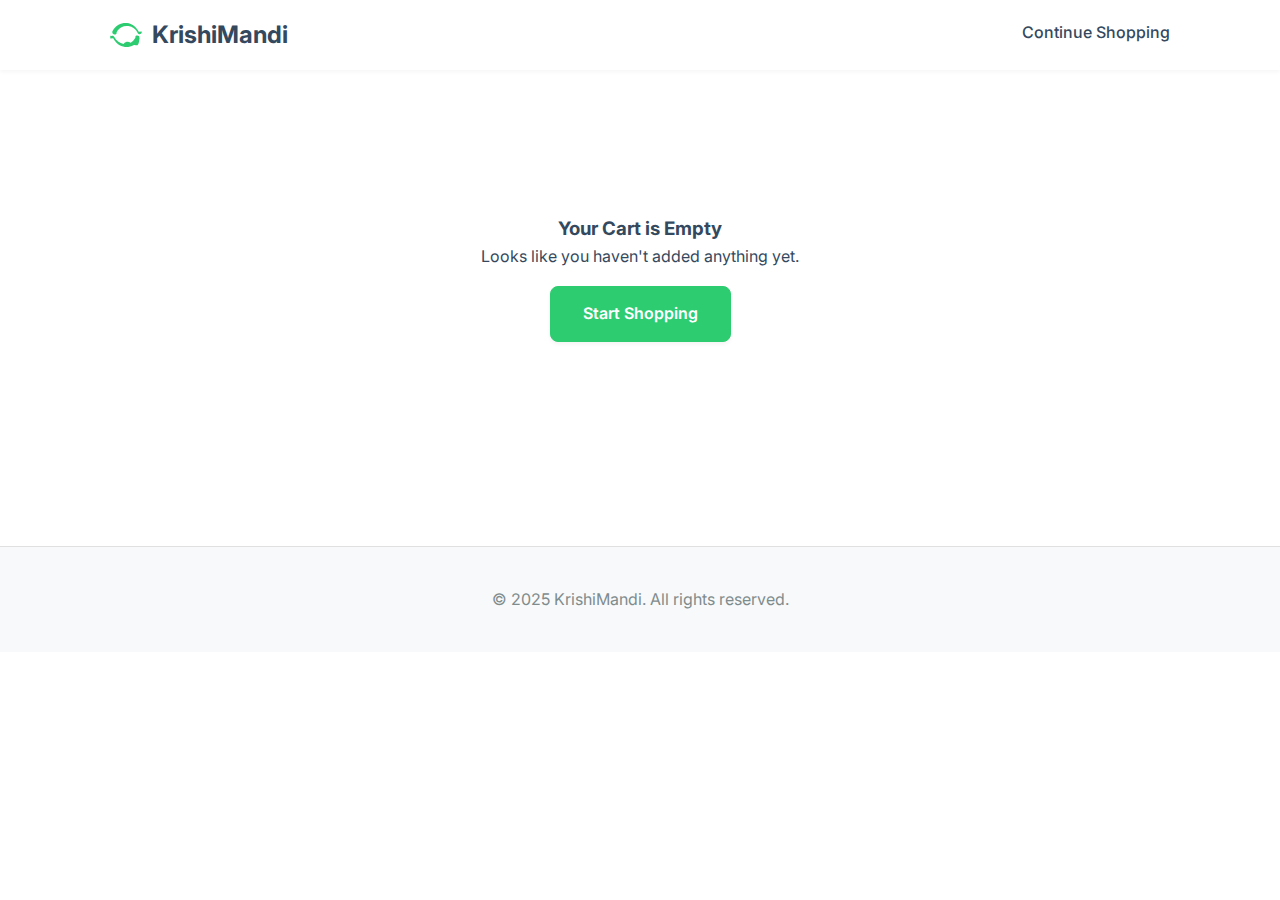
<file: cart.html>
<!DOCTYPE html>
<html lang="en">
<head>
    <meta charset="UTF-8">
    <meta name="viewport" content="width=device-width, initial-scale=1.0">
    <title>KrishiMandi - Shopping Cart</title>
    <link rel="stylesheet" href="style.css">
    <link rel="preconnect" href="https://fonts.googleapis.com">
    <link rel="preconnect" href="https://fonts.gstatic.com" crossorigin>
    <link href="https://fonts.googleapis.com/css2?family=Inter:wght@400;500;600;700&display=swap" rel="stylesheet">
    <style>
        .cart-layout { display: grid; grid-template-columns: 2fr 1fr; gap: 2rem; align-items: flex-start; }
        .cart-item { display: flex; gap: 1rem; align-items: center; margin-bottom: 1.5rem; padding-bottom: 1.5rem; border-bottom: 1px solid #eee; }
        .cart-item img { width: 100px; height: 100px; object-fit: cover; border-radius: 8px; }
        .cart-item-details { flex-grow: 1; }
        .cart-item-details h5 { margin: 0 0 0.5rem; }
        .cart-item-actions { display: flex; align-items: center; gap: 1rem; }
        .cart-item-actions input { width: 60px; text-align: center; }
        .cart-item-remove { background: none; border: none; color: #e74c3c; cursor: pointer; font-weight: 600; }
        .cart-summary { background: #f9f9f9; padding: 1.5rem; border-radius: 8px; position: sticky; top: 100px; }
        .summary-row { display: flex; justify-content: space-between; margin-bottom: 1rem; }
        .summary-total { font-weight: 700; font-size: 1.2rem; border-top: 1px solid #ddd; padding-top: 1rem; }
        .empty-cart { text-align: center; padding: 4rem 0; }
        @media (max-width: 768px) { .cart-layout { grid-template-columns: 1fr; } }
    </style>
</head>
<body>

    <header class="app-header">
        <div class="container">
            <a href="index.html" class="logo">
                <svg width="32" height="32" viewBox="0 0 24 24" fill="none" xmlns="http://www.w3.org/2000/svg"><path d="M21.58 9.55c-1.84-3.53-5.02-6.11-8.8-6.53-2.2-.25-4.44.2-6.39 1.28-1.95 1.08-3.51 2.76-4.48 4.79-.31.65-.21 1.41.24 1.95.45.54 1.2.75 1.86.54.66-.21 1.11-.82.9-1.48.79-1.67 2.06-3.03 3.65-3.87 1.59-.84 3.42-1.16 5.25-.9 3.03.43 5.61 2.5 6.96 5.11.39.75 1.22 1.13 2 .85.78-.28 1.25-1.08.97-1.85zM2.42 14.45c1.84 3.53 5.02 6.11 8.8 6.53 2.2.25 4.44-.2 6.39-1.28 1.95-1.08 3.51 2.76 4.48-4.79.31-.65-.21-1.41-.24-1.95-.45-.54-1.2-.75-1.86-.54-.66-.21-1.11.82-.9 1.48-.79 1.67-2.06 3.03-3.65 3.87-1.59-.84-3.42-1.16-5.25.9-3.03-.43-5.61-2.5-6.96-5.11-.39-.75-1.22-1.13-2-.85-.78.28-1.25-1.08-.97 1.85z" fill="#2ECC71"></path></svg>
                <h1>KrishiMandi</h1>
            </a>
            <nav class="main-nav">
                 <a href="buy.html">Continue Shopping</a>
            </nav>
        </div>
    </header>

    <main>
        <section class="app-section">
            <div id="cart-container" class="container">
                </div>
        </section>
    </main>
    
    <div id="toast-container"></div>
    <footer class="app-footer">
        <div class="container"><p>&copy; 2025 KrishiMandi. All rights reserved.</p></div>
    </footer>

    <script>
        document.addEventListener('DOMContentLoaded', () => {
            function showToast(message, type = 'success') {
                const toastContainer = document.getElementById('toast-container');
                const toast = document.createElement('div');
                toast.className = `toast ${type}`;
                toast.textContent = message;
                toastContainer.appendChild(toast);
                setTimeout(() => { toast.remove(); }, 3000);
            }

            const cartContainer = document.getElementById('cart-container');
            
            function renderCart() {
                const cart = JSON.parse(localStorage.getItem('cart')) || [];
                
                if (cart.length === 0) {
                    cartContainer.innerHTML = `
                        <div class="empty-cart">
                            <h3>Your Cart is Empty</h3>
                            <p>Looks like you haven't added anything yet.</p>
                            <a href="buy.html" class="btn btn-primary" style="margin-top: 1rem;">Start Shopping</a>
                        </div>`;
                    return;
                }

                const subtotal = cart.reduce((total, item) => total + item.price * item.quantity, 0);
                const tax = subtotal * 0.05; // 5% tax
                const total = subtotal + tax;

                cartContainer.innerHTML = `
                    <div class="section-header"><h3>Shopping Cart</h3></div>
                    <div class="cart-layout">
                        <div class="card" style="padding: 1.5rem;">
                            <div id="cart-items-list">
                                ${cart.map((item) => `
                                <div class="cart-item">
                                    <img src="${item.img}" alt="${item.name}">
                                    <div class="cart-item-details">
                                        <h5>${item.name}</h5>
                                        <p>₹${item.price.toLocaleString('en-IN')} each</p>
                                    </div>
                                    <div class="cart-item-actions">
                                        <input class="cart-item-quantity" type="number" value="${item.quantity}" min="1" data-id="${item.id}">
                                        <button class="cart-item-remove" data-id="${item.id}">Remove</button>
                                    </div>
                                </div>`).join('')}
                            </div>
                        </div>
                        <div class="cart-summary card">
                            <h4>Order Summary</h4>
                            <div class="summary-row">
                                <span>Subtotal</span>
                                <span>₹${subtotal.toLocaleString('en-IN')}</span>
                            </div>
                            <div class="summary-row">
                                <span>Taxes (5%)</span>
                                <span>₹${tax.toFixed(2).toLocaleString('en-IN')}</span>
                            </div>
                            <div class="summary-row summary-total">
                                <span>Total</span>
                                <span>₹${total.toFixed(2).toLocaleString('en-IN')}</span>
                            </div>
                            <a href="checkout.html" class="btn btn-primary btn-full" style="margin-top: 1rem;">Proceed to Checkout</a>
                        </div>
                    </div>`;
            }

            cartContainer.addEventListener('click', (e) => {
                if (e.target.classList.contains('cart-item-remove')) {
                    const itemId = e.target.dataset.id;
                    let cart = JSON.parse(localStorage.getItem('cart')) || [];
                    cart = cart.filter(item => item.id !== itemId);
                    localStorage.setItem('cart', JSON.stringify(cart));
                    showToast('Item removed from cart.', 'error');
                    renderCart();
                }
            });

            cartContainer.addEventListener('change', (e) => {
                 if (e.target.classList.contains('cart-item-quantity')) {
                    const itemId = e.target.dataset.id;
                    const newQuantity = parseInt(e.target.value);
                    let cart = JSON.parse(localStorage.getItem('cart')) || [];
                    const itemToUpdate = cart.find(item => item.id === itemId);
                    if (itemToUpdate && newQuantity > 0) {
                        itemToUpdate.quantity = newQuantity;
                        localStorage.setItem('cart', JSON.stringify(cart));
                        renderCart();
                    }
                 }
            });

            renderCart();
        });
    </script>
</body>
</html>
</file>
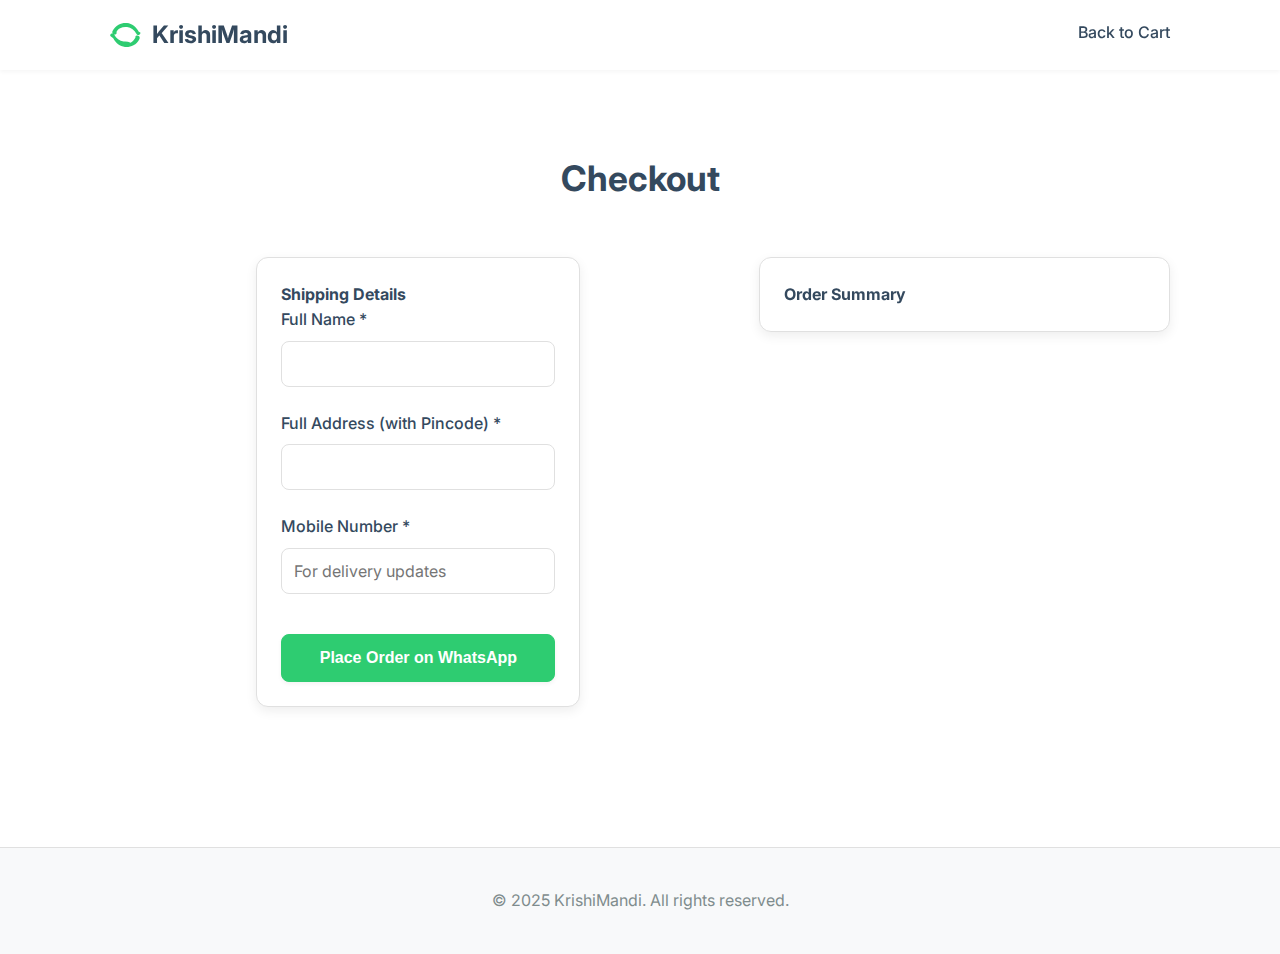
<file: checkout.html>
<!DOCTYPE html>
<html lang="en">
<head>
    <meta charset="UTF-8">
    <meta name="viewport" content="width=device-width, initial-scale=1.0">
    <title>KrishiMandi - Checkout</title>
    <link rel="stylesheet" href="style.css">
    <link rel="preconnect" href="https://fonts.googleapis.com">
    <link rel="preconnect" href="https://fonts.gstatic.com" crossorigin>
    <link href="https://fonts.googleapis.com/css2?family=Inter:wght@400;500;600;700&display=swap" rel="stylesheet">
    <style>
        .checkout-layout {
            display: grid;
            grid-template-columns: 1.5fr 1fr;
            gap: 2rem;
            align-items: flex-start;
        }
        .order-summary-card {
            position: sticky;
            top: 100px;
        }
        .summary-item {
            display: flex;
            justify-content: space-between;
            align-items: center;
            font-size: 0.9rem;
            margin-bottom: 0.75rem;
        }
        .summary-item .item-name {
            color: #555;
        }
        .summary-row {
            display: flex;
            justify-content: space-between;
            margin-top: 1rem;
        }
        .summary-total {
            font-weight: 700;
            font-size: 1.2rem;
            border-top: 1px solid #ddd;
            padding-top: 1rem;
            margin-top: 1rem;
        }

        @media (max-width: 768px) {
            .checkout-layout {
                grid-template-columns: 1fr;
            }
        }
    </style>
</head>
<body>
    <header class="app-header">
        <div class="container">
            <a href="index.html" class="logo">
                <svg width="32" height="32" viewBox="0 0 24 24"><path d="M21.58 9.55c-1.84-3.53-5.02-6.11-8.8-6.53-2.2-.25-4.44.2-6.39 1.28-1.95 1.08-3.51 2.76-4.48 4.79-.31.65-.21 1.41.24 1.95.45.54 1.2.75 1.86.54.66-.21 1.11-.82.9-1.48C4.7 9.1 5.97 7.74 7.56 6.9c1.59-.84 3.42-1.16 5.25-.9 3.03.43 5.61 2.5 6.96 5.11.39.75 1.22 1.13 2 .85s1.25-1.08.97-1.85zM2.42 14.45c1.84 3.53 5.02 6.11 8.8 6.53 2.2.25 4.44-.2 6.39-1.28 1.95-1.08 3.51-2.76 4.48-4.79.31-.65.21-1.41-.24-1.95-.45-.54-1.2-.75-1.86-.54s-1.11.82-.9 1.48c-.79 1.67-2.06 3.03-3.65 3.87-1.59-.84-3.42-1.16-5.25-.9-3.03-.43-5.61-2.5-6.96-5.11-.39-.75-1.22-1.13-2-.85s-1.25 1.08-.97 1.85z" fill="#2ECC71"></path></svg>
                <h1>KrishiMandi</h1>
            </a>
            <nav class="main-nav">
                <a href="cart.html">Back to Cart</a>
            </nav>
        </div>
    </header>

    <main>
        <section class="app-section">
            <div class="container">
                <div class="section-header"><h3>Checkout</h3></div>
                <div class="checkout-layout">
                    <div class="card form-card">
                        <form id="checkout-form">
                            <h4>Shipping Details</h4>
                            <div class="form-group">
                                <label for="name">Full Name *</label>
                                <input type="text" id="name" required>
                            </div>
                            <div class="form-group">
                                <label for="address">Full Address (with Pincode) *</label>
                                <input type="text" id="address" required>
                            </div>
                            <div class="form-group">
                                <label for="phone">Mobile Number *</label>
                                <input type="tel" id="phone" required placeholder="For delivery updates">
                            </div>
                            
                            <button type="submit" class="btn btn-primary btn-full" style="margin-top: 1rem;">Place Order on WhatsApp</button>
                        </form>
                    </div>
                    <div class="card order-summary-card">
                        <h4>Order Summary</h4>
                        <div id="summary-items">
                            </div>
                        <div id="summary-totals">
                            </div>
                    </div>
                </div>
            </div>
        </section>
    </main>
    <div id="toast-container"></div>
    <footer class="app-footer">
        <div class="container"><p>&copy; 2025 KrishiMandi. All rights reserved.</p></div>
    </footer>

    <script>
        document.addEventListener('DOMContentLoaded', () => {
            const summaryItemsContainer = document.getElementById('summary-items');
            const summaryTotalsContainer = document.getElementById('summary-totals');
            const checkoutForm = document.getElementById('checkout-form');
            const cart = JSON.parse(localStorage.getItem('cart')) || [];

            function showToast(message, type = 'error') {
                const toastContainer = document.getElementById('toast-container');
                const toast = document.createElement('div');
                toast.className = `toast ${type}`;
                toast.textContent = message;
                toastContainer.appendChild(toast);
                setTimeout(() => { toast.remove(); }, 3000);
            }

            function renderSummary() {
                if (cart.length === 0) {
                    showToast("Your cart is empty. Redirecting...");
                    setTimeout(() => { window.location.href = 'library.html'; }, 2000);
                    return;
                }

                summaryItemsContainer.innerHTML = cart.map(item => `
                    <div class="summary-item">
                        <span class="item-name">${item.name} (x${item.quantity})</span>
                        <strong>₹${(item.price * item.quantity).toLocaleString('en-IN')}</strong>
                    </div>
                `).join('');

                const subtotal = cart.reduce((total, item) => total + item.price * item.quantity, 0);
                const tax = subtotal * 0.05;
                const total = subtotal + tax;

                summaryTotalsContainer.innerHTML = `
                    <div class="summary-row">
                        <span>Subtotal</span>
                        <span>₹${subtotal.toLocaleString('en-IN')}</span>
                    </div>
                    <div class="summary-row">
                        <span>Taxes (5%)</span>
                        <span>₹${tax.toLocaleString('en-IN', {minimumFractionDigits: 2})}</span>
                    </div>
                    <div class="summary-row summary-total">
                        <span>Total</span>
                        <span>₹${total.toLocaleString('en-IN', {minimumFractionDigits: 2})}</span>
                    </div>
                `;
            }

            checkoutForm.addEventListener('submit', (e) => {
                e.preventDefault();

                const name = document.getElementById('name').value;
                const address = document.getElementById('address').value;
                const phone = document.getElementById('phone').value;
                
                // --- Construct the WhatsApp Message ---
                const subtotal = cart.reduce((total, item) => total + item.price * item.quantity, 0);
                const tax = subtotal * 0.05;
                const total = subtotal + tax;

                let message = "🎉 *New Order from KrishiMandi!*\n\n";
                message += "*Customer Details:*\n";
                message += `Name: ${name}\n`;
                message += `Address: ${address}\n`;
                message += `Phone: ${phone}\n\n`;

                message += "*Order Items:*\n";
                cart.forEach(item => {
                    message += `- ${item.name} (Qty: ${item.quantity}) - ₹${(item.price * item.quantity).toLocaleString('en-IN')}\n`;
                });

                message += "\n*Order Summary:*\n";
                message += `Subtotal: ₹${subtotal.toLocaleString('en-IN')}\n`;
                message += `Tax (5%): ₹${tax.toFixed(2)}\n`;
                message += `*Total Amount: ₹${total.toFixed(2)}*\n\n`;
                
                // --- Open WhatsApp ---
                const yourNumber = "919019989269"; // Your number with India's country code
                const encodedMessage = encodeURIComponent(message);
                const whatsappURL = `https://wa.me/${yourNumber}?text=${encodedMessage}`;
                
                // Clear the cart after preparing the message
                localStorage.removeItem('cart');

                // Redirect to WhatsApp
                window.location.href = whatsappURL;
            });

            // Initial render of the summary
            renderSummary();
        });
    </script>
</body>
</html>
</file>
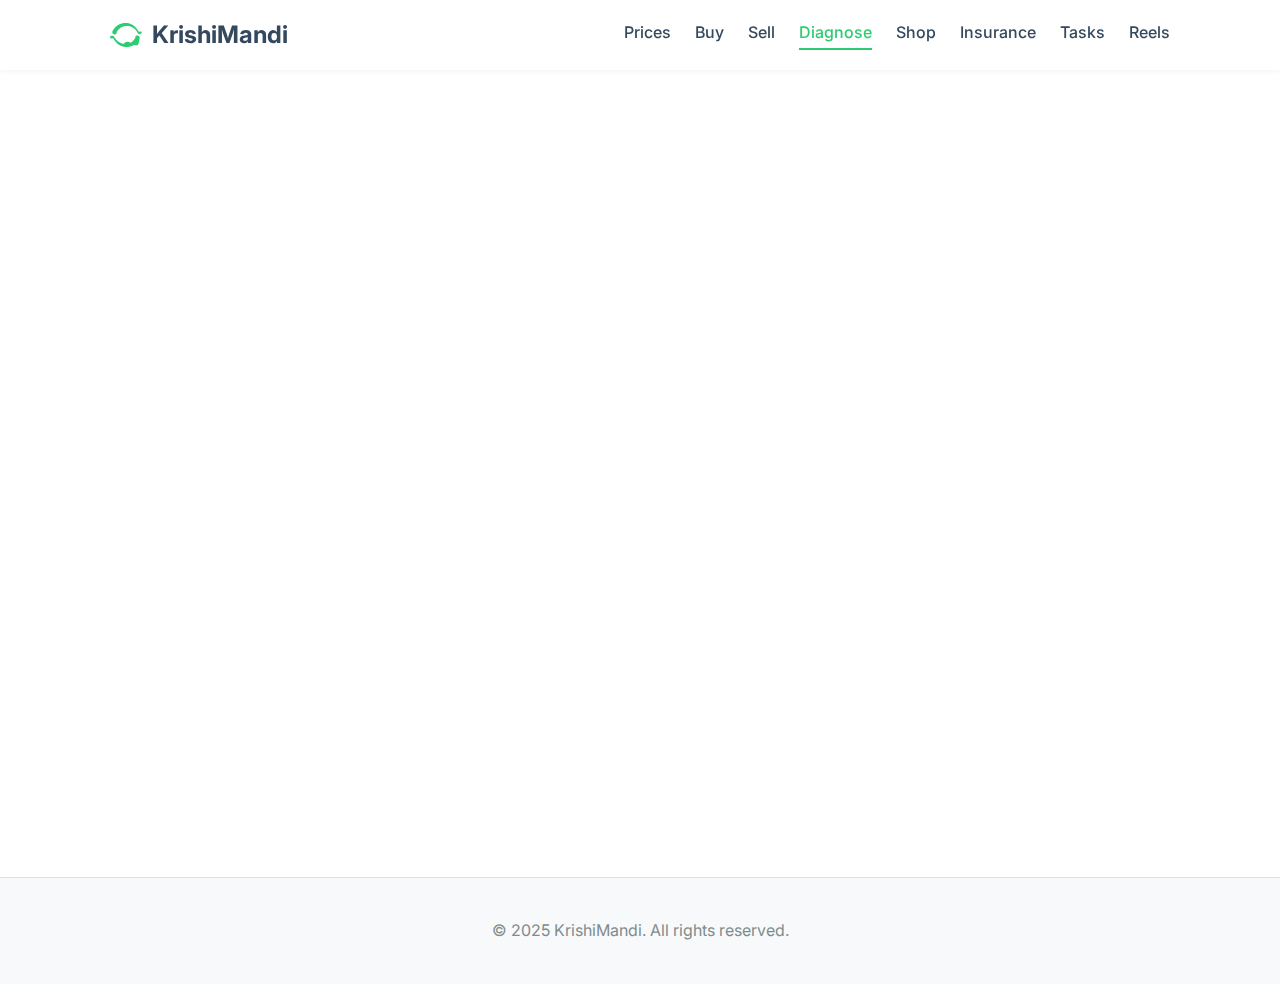
<file: diagnose.html>
<!DOCTYPE html>
<html lang="en">
<head>
    <meta charset="UTF-8">
    <meta name="viewport" content="width=device-width, initial-scale=1.0">
    <title>KrishiMandi - AI Disease Diagnosis</title>
    <link rel="stylesheet" href="style.css">
    <link rel="preconnect" href="https://fonts.googleapis.com">
    <link rel="preconnect" href="https://fonts.gstatic.com" crossorigin>
    <link href="https://fonts.googleapis.com/css2?family=Inter:wght@400;500;600;700&display=swap" rel="stylesheet">
    <script type="importmap">
    { "imports": { "@google/generative-ai": "https://esm.sh/@google/generative-ai" } }
    </script>
</head>
<body>

    <header class="app-header">
        <div class="container">
            <a href="index.html" class="logo">
                <svg width="32" height="32" viewBox="0 0 24 24" fill="none" xmlns="http://www.w3.org/2000/svg"><path d="M21.58 9.55c-1.84-3.53-5.02-6.11-8.8-6.53-2.2-.25-4.44.2-6.39 1.28-1.95 1.08-3.51 2.76-4.48 4.79-.31.65-.21 1.41.24 1.95.45.54 1.2.75 1.86.54.66-.21 1.11-.82.9-1.48.79-1.67 2.06-3.03 3.65-3.87 1.59-.84 3.42-1.16 5.25-.9 3.03.43 5.61 2.5 6.96 5.11.39.75 1.22 1.13 2 .85.78-.28 1.25-1.08.97-1.85zM2.42 14.45c1.84 3.53 5.02 6.11 8.8 6.53 2.2.25 4.44-.2 6.39-1.28 1.95-1.08 3.51 2.76 4.48-4.79.31-.65.21-1.41-.24-1.95-.45-.54-1.2-.75-1.86-.54-.66-.21-1.11.82-.9 1.48-.79 1.67-2.06 3.03-3.65 3.87-1.59-.84-3.42-1.16-5.25.9-3.03-.43-5.61-2.5-6.96-5.11-.39-.75-1.22-1.13-2-.85-.78.28-1.25-1.08-.97 1.85z" fill="#2ECC71"></path></svg>
                <h1>KrishiMandi</h1>
            </a>
             <nav class="main-nav">
                <a href="prices.html">Prices</a>
                <a href="buy.html">Buy</a>
                <a href="sell.html">Sell</a>
                <a href="diagnose.html" class="active">Diagnose</a>
                <a href="shop.html">Shop</a>
                <a href="insurance.html">Insurance</a>
                <a href="tasks.html">Tasks</a>
                <a href="reels.html">Reels</a>
            </nav>
        </div>
    </header>
    <main>
        <section id="disease-detection" class="app-section">
            <div class="container reveal">
                <div class="section-header">
                    <h3>AI Crop Disease Diagnosis</h3>
                    <p>Upload a crop image for instant disease identification and treatment advice.</p>
                </div>
                <div class="card">
                    <h4>1. Upload Image</h4>
                    <div class="image-picker-buttons" style="display: flex; justify-content: center; gap: 1rem;">
                        <input type="file" id="upload-photo-input" accept="image/*" style="display: none;">
                        <label for="upload-photo-input" class="btn btn-primary">Upload Photo</label>
                    </div>
                </div>
                <div class="card analysis-results-card" style="margin-top:24px;">
                    <h4>2. Analysis Results</h4>
                    <div id="analysis-results">
                        <div class="placeholder">
                            <svg xmlns="http://www.w3.org/2000/svg" width="48" height="48" viewBox="0 0 24 24" fill="none" stroke="currentColor" stroke-width="1" stroke-linecap="round" stroke-linejoin="round"><line x1="18" y1="20" x2="18" y2="10"></line><line x1="12" y1="20" x2="12" y2="4"></line><line x1="6" y1="20" x2="6" y2="14"></line></svg>
                            <p>Upload an image to see the diagnosis</p>
                        </div>
                    </div>
                </div>
            </div>
        </section>
    </main>
    
    <div id="toast-container"></div>
    <footer class="app-footer">
        <div class="container">
            <p>&copy; 2025 KrishiMandi. All rights reserved.</p>
        </div>
    </footer>

    <script type="module">
        import { GoogleGenerativeAI } from "@google/generative-ai";

        document.addEventListener('DOMContentLoaded', () => {
            function showToast(message, type = 'success') {
                const toastContainer = document.getElementById('toast-container');
                 if (!toastContainer) {
                    const container = document.createElement('div');
                    container.id = 'toast-container';
                    document.body.appendChild(container);
                }
                const toast = document.createElement('div');
                toast.className = `toast ${type}`;
                toast.textContent = message;
                document.getElementById('toast-container').appendChild(toast);
                setTimeout(() => { toast.remove(); }, 5000);
            }

            const header = document.querySelector('.app-header');
            window.addEventListener('scroll', () => header.classList.toggle('scrolled', window.scrollY > 50));
            
            const observer = new IntersectionObserver((entries) => {
                entries.forEach(entry => {
                    if (entry.isIntersecting) entry.target.classList.add('visible');
                });
            }, { threshold: 0.1 });
            document.querySelectorAll('.reveal').forEach(el => observer.observe(el));
            
            const uploadInput = document.getElementById('upload-photo-input');
            const analysisResultsContainer = document.getElementById('analysis-results');
            const API_KEY = "YOUR_API_KEY_HERE";

            async function runAiAnalysis(file) {
                if (!API_KEY || API_KEY === "YOUR_API_KEY_HERE") {
                    analysisResultsContainer.innerHTML = `<p style="text-align:center; color: var(--negative-color);">Please add your Google AI API key in the script to enable this feature.</p>`;
                    showToast('AI feature not configured.', 'error');
                    return;
                }
                
                const genAI = new GoogleGenerativeAI(API_KEY);
                analysisResultsContainer.innerHTML = '<div class="loader"></div><p style="text-align:center;">Analyzing image...</p>';

                try {
                    const model = genAI.getGenerativeModel({ model: "gemini-1.5-flash" });
                    const prompt = `Analyze this image of a crop leaf. Identify the crop and any disease. If a disease is present, provide a brief description and suggest 2-3 practical treatment steps (both organic and chemical if possible). If healthy, state that clearly. Format the output with headings (e.g., **Crop:**, **Diagnosis:**, **Treatment Suggestions:**).`;
                    
                    const imagePart = await fileToGenerativePart(file);
                    const result = await model.generateContent([prompt, imagePart]);
                    const text = result.response.text();

                    const reader = new FileReader();
                    reader.onload = (event) => {
                         analysisResultsContainer.innerHTML = `
                            <div class="analysis-content">
                                <img src="${event.target.result}" alt="Uploaded crop analysis" class="analysis-image">
                                <div class="analysis-details" id="ai-response-content"></div>
                            </div>`;
                        // Sanitize and render markdown-like text
                        document.getElementById('ai-response-content').innerHTML = text
                            .replace(/\*\*(.*?)\*\*/g, '<h5>$1</h5>')
                            .replace(/\* (.*?)(?=\n\*|\n\n|$)/g, '<li>$1</li>')
                            .replace(/(\r\n|\n|\r)/gm, "<br>");
                    };
                    reader.readAsDataURL(file);
                } catch (error) {
                    console.error("AI Analysis Error:", error);
                    analysisResultsContainer.innerHTML = '<p style="text-align:center; color: var(--negative-color);">Error analyzing image. Please try again.</p>';
                    showToast('AI analysis failed.', 'error');
                }
            }

            function fileToGenerativePart(file) {
                return new Promise((resolve) => {
                    const reader = new FileReader();
                    reader.onload = (e) => resolve({ inlineData: { data: e.target.result.split(',')[1], mimeType: file.type } });
                    reader.readAsDataURL(file);
                });
            }

            uploadInput.addEventListener('change', (e) => {
                const file = e.target.files[0];
                if (file) runAiAnalysis(file);
            });
        });
    </script>
</body>
</html>
</file>
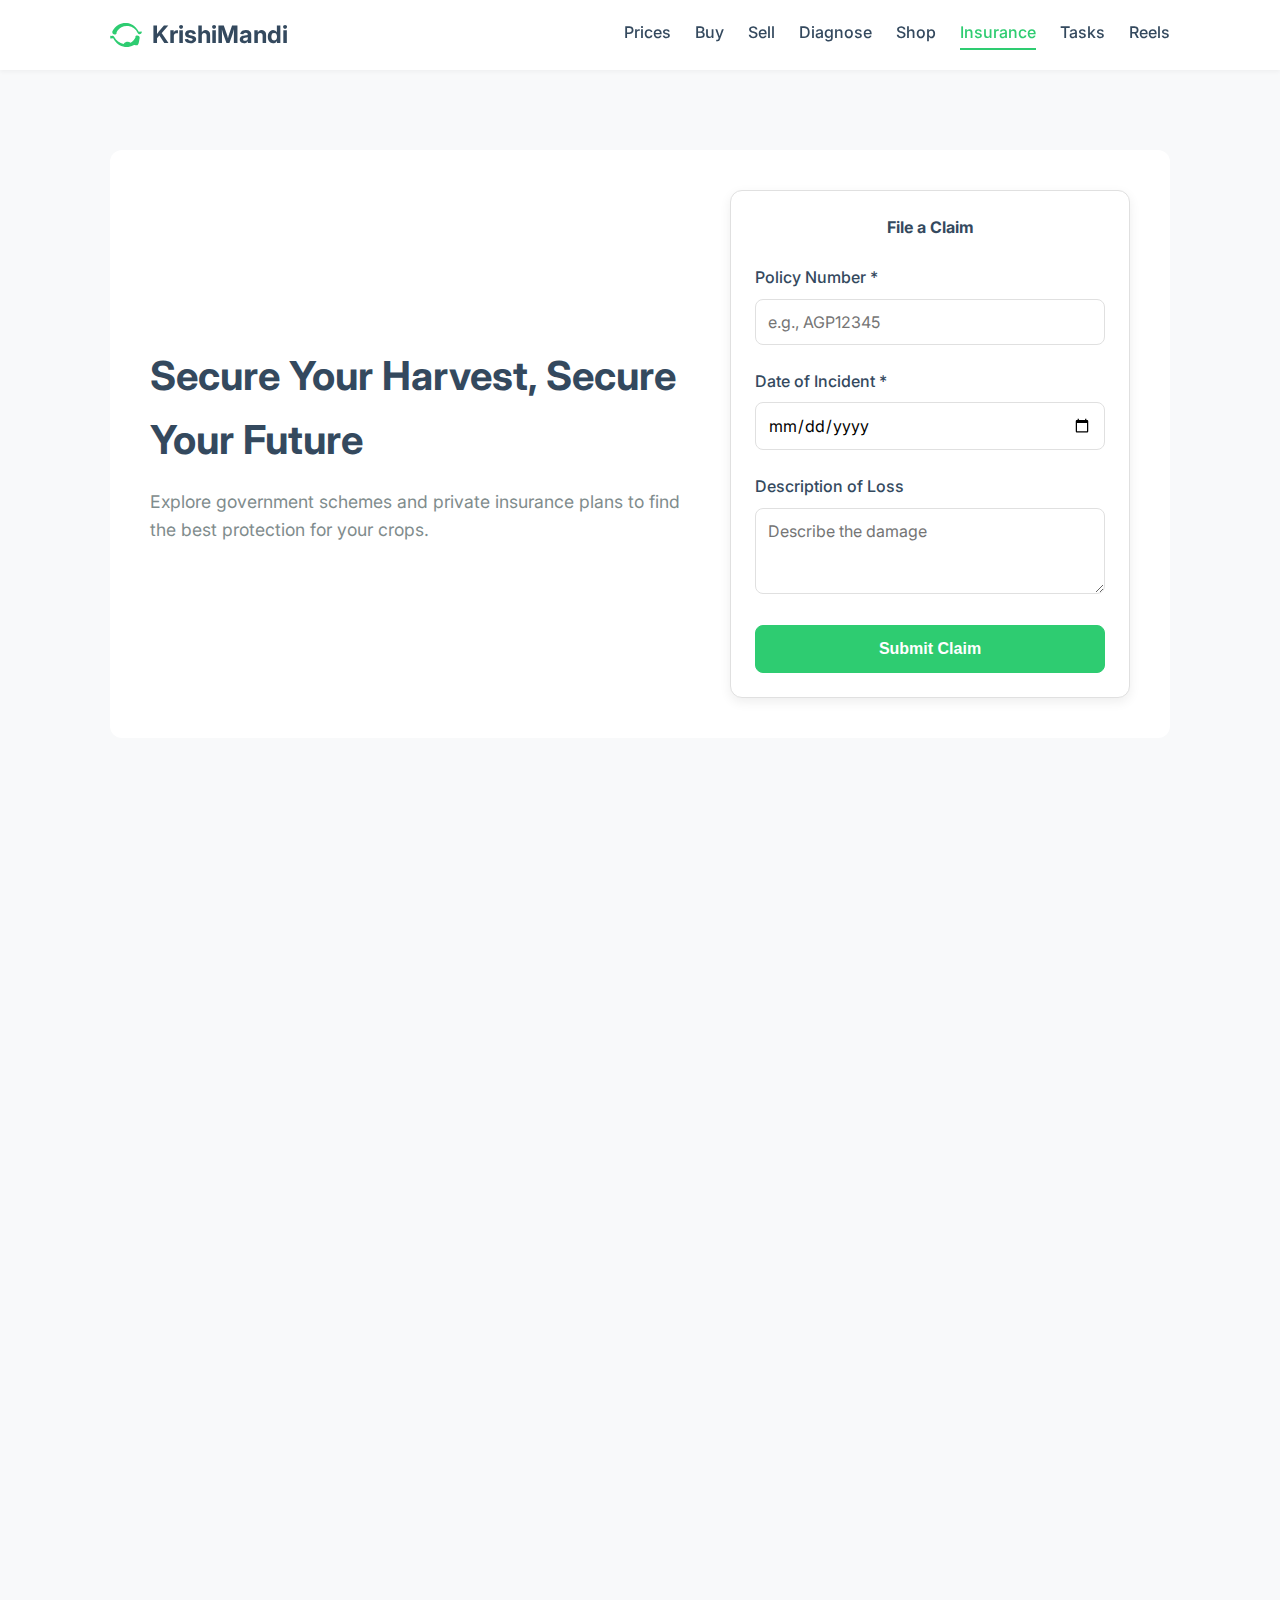
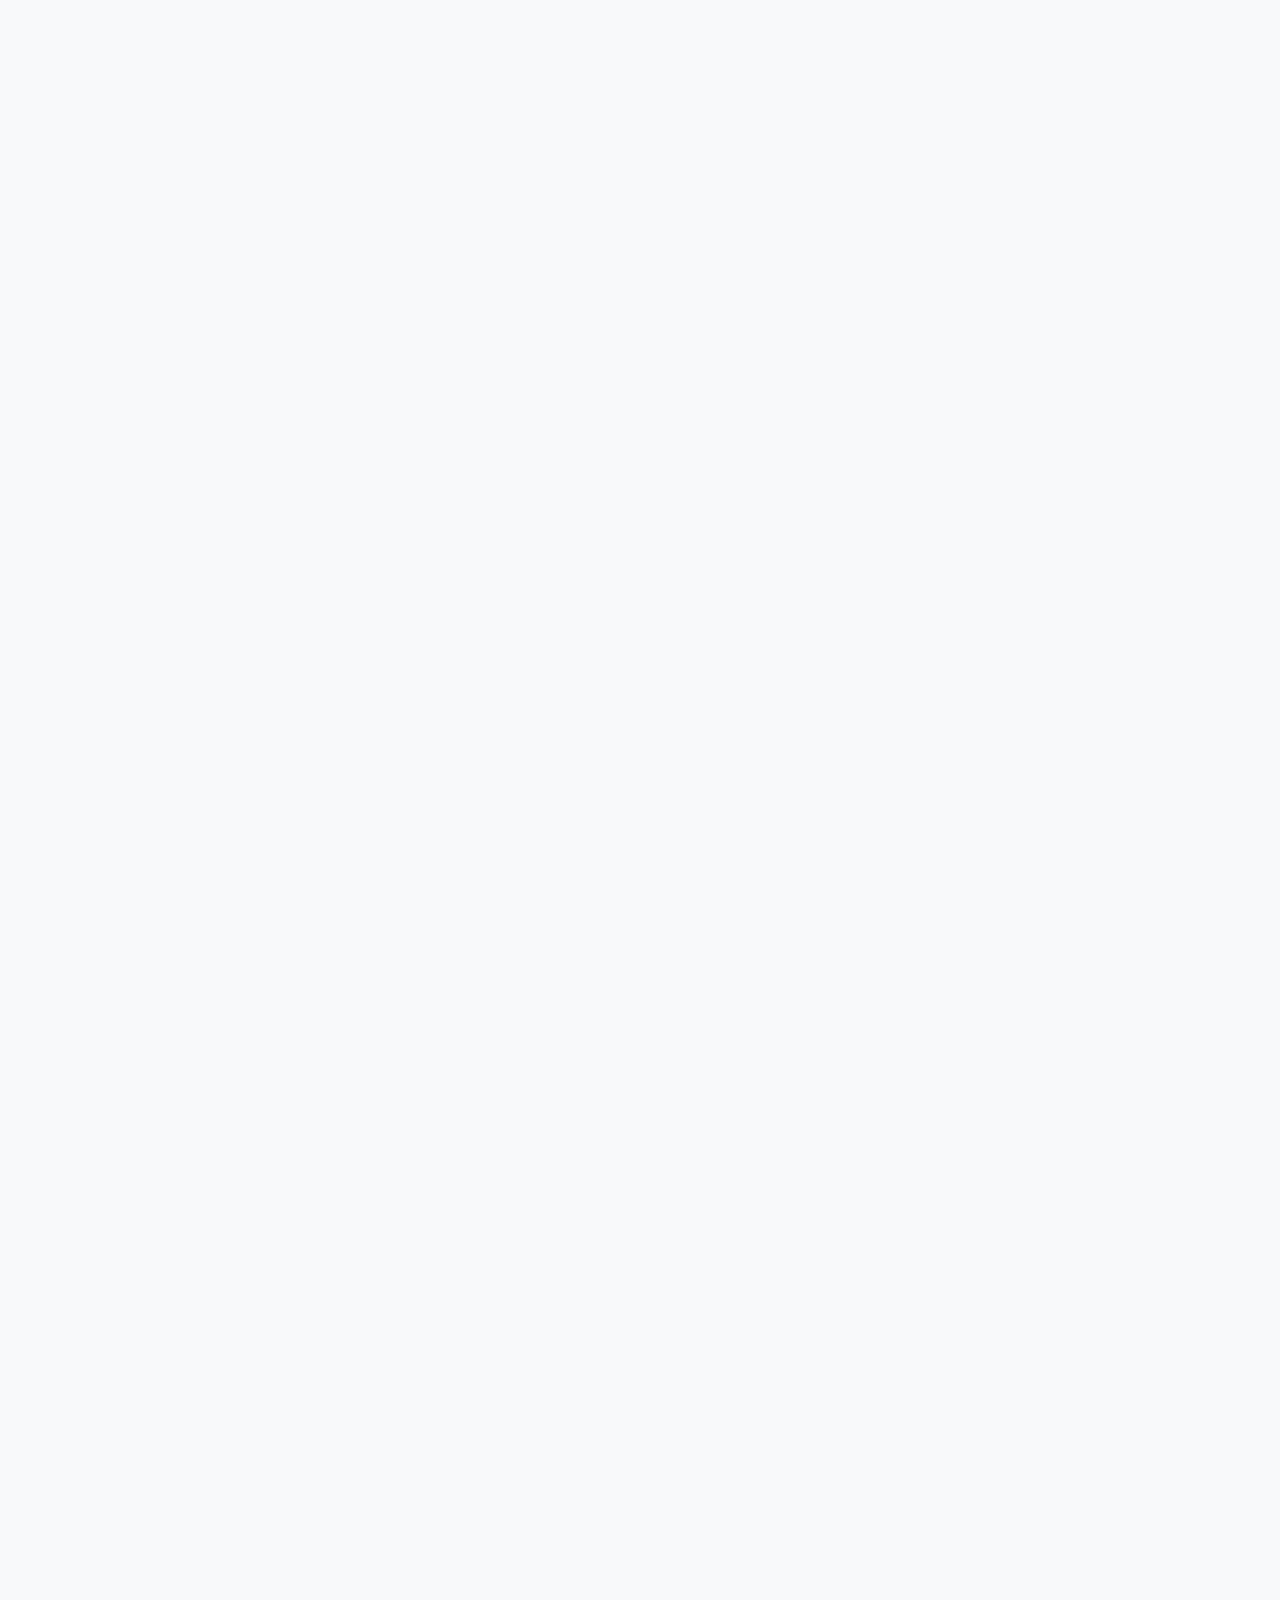
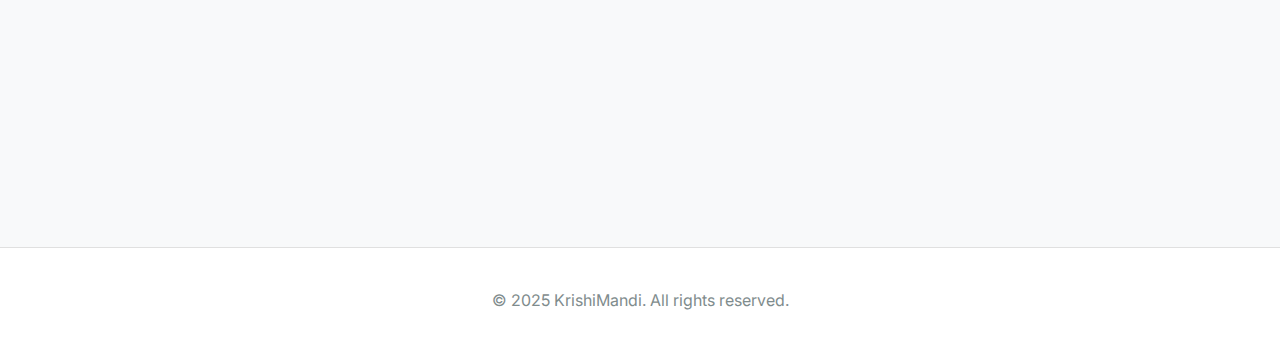
<file: insurance.html>
<!DOCTYPE html>
<html lang="en">
<head>
    <meta charset="UTF-8">
    <meta name="viewport" content="width=device-width, initial-scale=1.0">
    <title>KrishiMandi - Crop Insurance</title>
    <link rel="preconnect" href="https://fonts.googleapis.com">
    <link rel="preconnect" href="https://fonts.gstatic.com" crossorigin>
    <link href="https://fonts.googleapis.com/css2?family=Inter:wght@400;500;600;700&display=swap" rel="stylesheet">
    <style>
        /* CSS Variables & Base Styles */
        :root {
            --primary-color: #2ECC71;
            --primary-hover: #27ae60;
            --secondary-color: #ecf0f1;
            --text-color: #34495e;
            --light-text: #7f8c8d;
            --bg-color: #ffffff;
            --alt-bg-color: #f8f9fa;
            --border-color: #e0e0e0;
            --card-shadow: 0 4px 12px rgba(0,0,0,0.07);
            --font-family: 'Inter', sans-serif;
            --govt-scheme-bg: #e3f2fd;
            --govt-scheme-text: #1565c0;
            --status-pending-bg: #fff8e1;
            --status-pending-text: #f57f17;
        }

        *, *::before, *::after { box-sizing: border-box; margin: 0; padding: 0; }
        html { scroll-behavior: smooth; }
        body {
            font-family: var(--font-family);
            color: var(--text-color);
            background-color: var(--alt-bg-color);
            line-height: 1.6;
            -webkit-font-smoothing: antialiased;
            -moz-osx-font-smoothing: grayscale;
        }
        body.modal-open { overflow: hidden; }
        .container { max-width: 1100px; margin: 0 auto; padding: 0 20px; }

        /* Header */
        .app-header {
            background: var(--bg-color);
            box-shadow: 0 2px 4px rgba(0,0,0,0.04);
            padding: 1rem 0;
            position: sticky;
            top: 0;
            z-index: 1000;
            transition: box-shadow 0.3s ease;
        }
        .app-header.scrolled { box-shadow: 0 4px 8px rgba(0,0,0,0.06); }
        .app-header .container { display: flex; justify-content: space-between; align-items: center; }
        .logo { display: flex; align-items: center; gap: 10px; text-decoration: none; }
        .logo h1 { font-size: 1.5rem; font-weight: 700; color: var(--text-color); }
        .main-nav { display: flex; gap: 1.5rem; }
        .main-nav a {
            text-decoration: none;
            color: var(--text-color);
            font-weight: 500;
            transition: color 0.2s ease-in-out;
            position: relative;
            padding-bottom: 4px;
        }
        .main-nav a::after {
            content: '';
            position: absolute;
            bottom: 0;
            left: 0;
            width: 0;
            height: 2px;
            background-color: var(--primary-color);
            transition: width 0.3s ease;
        }
        .main-nav a:hover, .main-nav a.active { color: var(--primary-color); }
        .main-nav a:hover::after, .main-nav a.active::after { width: 100%; }
        
        /* General Section Styling */
        .app-section { padding: 80px 0; }
        .section-header { text-align: center; margin-bottom: 50px; }
        .section-header h3 { font-size: 2.2rem; font-weight: 700; margin-bottom: 0.5rem; }
        .section-header p { color: var(--light-text); font-size: 1.1rem; max-width: 600px; margin: 0 auto; }
        .section-subheader { font-size: 1.8rem; font-weight: 600; text-align: center; margin-bottom: 30px; margin-top: 60px; }

        /* Card */
        .card {
            background: var(--bg-color);
            border: 1px solid var(--border-color);
            border-radius: 12px;
            padding: 24px;
            box-shadow: var(--card-shadow);
            display: flex;
            flex-direction: column;
            height: 100%;
            transition: transform 0.3s ease, box-shadow 0.3s ease;
        }
        .card:hover { transform: translateY(-5px); box-shadow: 0 8px 20px rgba(0,0,0,0.1); }
        
        /* Forms */
        .form-card { max-width: 700px; margin: 0 auto; }
        .form-group { margin-bottom: 1.5rem; }
        label { display: block; margin-bottom: 0.5rem; font-weight: 500; }
        input, select, textarea {
            width: 100%;
            padding: 12px;
            border: 1px solid var(--border-color);
            border-radius: 8px;
            font-size: 1rem;
            font-family: var(--font-family);
            transition: border-color 0.2s, box-shadow 0.2s;
        }
        input:focus, select:focus, textarea:focus {
            outline: none;
            border-color: var(--primary-color);
            box-shadow: 0 0 0 3px rgba(46, 204, 113, 0.2);
        }
        
        /* Buttons */
        .btn {
            padding: 14px 24px;
            border: 1px solid transparent;
            border-radius: 8px;
            font-size: 1rem;
            font-weight: 600;
            cursor: pointer;
            transition: all 0.2s ease-in-out;
            text-decoration: none;
            display: inline-block;
            text-align: center;
        }
        .btn:hover { transform: translateY(-3px); }
        .btn-primary { background-color: var(--primary-color); color: white; border-color: var(--primary-color); }
        .btn-primary:hover { background-color: var(--primary-hover); border-color: var(--primary-hover); }
        .btn-secondary { background-color: var(--bg-color); color: var(--text-color); border: 1px solid var(--border-color); }
        .btn-secondary:hover { background-color: var(--secondary-color); }
        .btn-full { width: 100%; }

        /* Intro Section with Claim Form */
        .intro-section {
            display: grid;
            grid-template-columns: 1fr 400px;
            gap: 40px;
            align-items: center;
            background-color: var(--bg-color);
            padding: 40px;
            border-radius: 12px;
        }
        .intro-text h3 { font-size: 2.5rem; margin-bottom: 1rem; }
        .intro-text p { font-size: 1.1rem; color: var(--light-text); }
        .claim-form-container .card { padding: 30px; }
        .claim-form-container h4 { text-align: center; margin-bottom: 1.5rem; }

        /* Insurance Grid */
        .insurance-grid {
            display: grid;
            grid-template-columns: repeat(auto-fit, minmax(320px, 1fr));
            gap: 24px;
            align-items: stretch;
        }
        .insurance-card h4, .govt-scheme-card h4 { font-size: 1.3rem; margin-bottom: 1rem; }
        .insurance-card p, .govt-scheme-card p { font-size: 0.95rem; color: var(--light-text); margin-bottom: 1rem; flex-grow: 1; }
        .insurance-card .price { font-size: 1.8rem; font-weight: 700; margin-bottom: 1rem; }
        .insurance-card .price small { font-size: 1rem; font-weight: 400; color: var(--light-text); }
        .insurance-card .btn, .govt-scheme-card .btn { margin-top: auto; }
        
        /* Claim History */
        #claim-history-section { display: none; /* Hidden by default */ }
        .claim-history-grid {
            display: grid;
            grid-template-columns: repeat(auto-fit, minmax(300px, 1fr));
            gap: 1rem;
        }
        .claim-card {
            display: flex;
            flex-direction: column;
            align-items: flex-start;
            gap: 1rem;
            padding: 1.5rem;
            cursor: pointer;
        }
        .claim-card-header { width: 100%; display: flex; justify-content: space-between; align-items: center; }
        .claim-card-info p { margin: 0; color: var(--light-text); font-size: 0.9rem; }
        .claim-card-info strong { color: var(--text-color); font-size: 1.1rem; display: block; }
        .claim-status {
            padding: 6px 12px;
            border-radius: 20px;
            font-weight: 600;
            font-size: 0.9rem;
            background-color: var(--status-pending-bg);
            color: var(--status-pending-text);
        }

        /* Modal Styles */
        .modal-overlay {
            position: fixed;
            top: 0;
            left: 0;
            width: 100%;
            height: 100%;
            background-color: rgba(0,0,0,0.6);
            z-index: 1040;
            display: none;
            opacity: 0;
            transition: opacity 0.3s ease;
        }
        .modal {
            position: fixed;
            top: 50%;
            left: 50%;
            transform: translate(-50%, -50%) scale(0.9);
            width: 90%;
            max-width: 500px;
            background: var(--bg-color);
            border-radius: 12px;
            z-index: 1050;
            box-shadow: 0 10px 30px rgba(0,0,0,0.2);
            display: none;
            opacity: 0;
            transition: opacity 0.3s ease, transform 0.3s ease;
        }
        .modal.active, .modal-overlay.active { display: block; opacity: 1; }
        .modal.active { transform: translate(-50%, -50%) scale(1); }
        .modal-header { display: flex; justify-content: space-between; align-items: center; padding: 1rem 1.5rem; border-bottom: 1px solid var(--border-color); }
        .modal-header h4 { margin: 0; font-size: 1.4rem; }
        .modal-close-btn { font-size: 2rem; background: none; border: none; cursor: pointer; color: var(--light-text); }
        .modal-body { padding: 1.5rem; }
        .modal-body p { margin-bottom: 1rem; }
        .modal-body strong { color: var(--text-color); }

        /* Toast Notifications */
        #toast-container { position: fixed; bottom: 20px; right: 20px; z-index: 2000; }
        .toast { padding: 15px 20px; border-radius: 8px; color: white; font-weight: 500; box-shadow: 0 4px 10px rgba(0,0,0,0.1); margin-top: 10px; opacity: 0; transform: translateX(100%); animation: slideIn 0.5s forwards, slideOut 0.5s 4.5s forwards; }
        .toast.success { background-color: var(--primary-color); }
        .toast.error { background-color: var(--negative-color); }
        @keyframes slideIn { to { opacity: 1; transform: translateX(0); } }
        @keyframes slideOut { from { opacity: 1; transform: translateX(0); } to { opacity: 0; transform: translateX(100%); } }

        /* Footer */
        .app-footer { background: var(--bg-color); padding: 40px 0; text-align: center; color: var(--light-text); border-top: 1px solid var(--border-color); margin-top: 60px; }
        .reveal { opacity: 0; transform: translateY(30px); transition: opacity 0.8s cubic-bezier(0.5, 0, 0, 1), transform 0.8s cubic-bezier(0.5, 0, 0, 1); }
        .reveal.visible { opacity: 1; transform: translateY(0); }

        /* Responsive */
        @media (max-width: 900px) {
            .intro-section { grid-template-columns: 1fr; }
            .intro-text { text-align: center; }
        }
        @media (max-width: 768px) { .main-nav { display: none; } }
    </style>
</head>
<body>

    <header class="app-header">
        <div class="container">
            <a href="index.html" class="logo">
                <svg width="32" height="32" viewBox="0 0 24 24" fill="none" xmlns="http://www.w3.org/2000/svg"><path d="M21.58 9.55c-1.84-3.53-5.02-6.11-8.8-6.53-2.2-.25-4.44.2-6.39 1.28-1.95 1.08-3.51 2.76-4.48 4.79-.31.65-.21 1.41.24 1.95.45.54 1.2.75 1.86.54.66-.21 1.11-.82.9-1.48.79-1.67 2.06-3.03 3.65-3.87 1.59-.84 3.42-1.16 5.25-.9 3.03.43 5.61 2.5 6.96 5.11.39.75 1.22 1.13 2 .85.78-.28 1.25-1.08.97-1.85zM2.42 14.45c1.84 3.53 5.02 6.11 8.8 6.53 2.2.25 4.44-.2 6.39-1.28 1.95-1.08 3.51 2.76 4.48-4.79.31-.65.21-1.41-.24-1.95-.45-.54-1.2-.75-1.86-.54-.66-.21-1.11.82-.9 1.48-.79 1.67-2.06 3.03-3.65 3.87-1.59-.84-3.42-1.16-5.25.9-3.03-.43-5.61-2.5-6.96-5.11-.39-.75-1.22-1.13-2-.85-.78.28-1.25-1.08-.97 1.85z" fill="#2ECC71"></path></svg>
                <h1>KrishiMandi</h1>
            </a>
             <nav class="main-nav">
                <a href="prices.html">Prices</a>
                <a href="buy.html">Buy</a>
                <a href="sell.html">Sell</a>
                <a href="diagnose.html">Diagnose</a>
                <a href="shop.html">Shop</a>
                <a href="insurance.html" class="active">Insurance</a>
                <a href="tasks.html">Tasks</a>
                <a href="reels.html">Reels</a>
            </nav>
        </div>
    </header>

    <main>
        <!-- Insurance Section -->
        <section class="app-section">
            <div class="container">
                <div class="intro-section reveal">
                    <div class="intro-text">
                        <h3>Secure Your Harvest, Secure Your Future</h3>
                        <p>Explore government schemes and private insurance plans to find the best protection for your crops.</p>
                    </div>
                    <div class="claim-form-container card">
                        <h4>File a Claim</h4>
                        <form id="insurance-claim-form">
                            <div class="form-group">
                                <label for="policy-number">Policy Number *</label>
                                <input type="text" id="policy-number" placeholder="e.g., AGP12345" required>
                            </div>
                            <div class="form-group">
                                <label for="incident-date">Date of Incident *</label>
                                <input type="date" id="incident-date" required>
                            </div>
                            <div class="form-group">
                                <label for="claim-description">Description of Loss</label>
                                <textarea id="claim-description" rows="3" placeholder="Describe the damage"></textarea>
                            </div>
                            <button type="submit" class="btn btn-primary btn-full">Submit Claim</button>
                        </form>
                    </div>
                </div>

                <!-- Government Schemes -->
                <div class="reveal">
                    <h4 class="section-subheader">Government Schemes</h4>
                    <div class="insurance-grid">
                        <div class="card govt-scheme-card">
                            <h4>PM Fasal Bima Yojana (PMFBY)</h4>
                            <p>Comprehensive insurance against crop failure to stabilise farmer income.</p>
                            <a href="https://pmfby.gov.in/" target="_blank" class="btn btn-secondary btn-full">Apply on Official Website</a>
                        </div>
                        <div class="card govt-scheme-card">
                            <h4>Weather Based Crop Insurance</h4>
                            <p>Provides payouts based on adverse weather triggers like deficit rainfall.</p>
                            <a href="https://agri-insurance.gov.in/wbcis.aspx" target="_blank" class="btn btn-secondary btn-full">Apply on Official Website</a>
                        </div>
                        <div class="card govt-scheme-card">
                            <h4>National Agriculture Insurance</h4>
                            <p>An older scheme providing a risk management framework for farmers.</p>
                            <a href="https://agri-insurance.gov.in/nais.aspx" target="_blank" class="btn btn-secondary btn-full">Apply on Official Website</a>
                        </div>
                        <div class="card govt-scheme-card">
                            <h4>Rashtriya Krishi Vikas Yojana</h4>
                            <p>Aims to incentivise states to increase public investment in agriculture.</p>
                            <a href="https://rkvy.nic.in/" target="_blank" class="btn btn-secondary btn-full">Apply on Official Website</a>
                        </div>
                        <div class="card govt-scheme-card">
                            <h4>Mission for Integrated Horticulture</h4>
                            <p>Promotes holistic growth of the horticulture sector, including risk management.</p>
                            <a href="https://midh.gov.in/" target="_blank" class="btn btn-secondary btn-full">Apply on Official Website</a>
                        </div>
                        <div class="card govt-scheme-card">
                            <h4>Kisan Credit Card (Insurance)</h4>
                            <p>Includes personal accident and asset insurance for cardholders.</p>
                            <a href="https://www.sbi.co.in/web/agri-rural/agriculture-banking/crop-finance/kisan-credit-card-kcc-" target="_blank" class="btn btn-secondary btn-full">Apply on Official Website</a>
                        </div>
                        <div class="card govt-scheme-card">
                            <h4>PM-KISAN Maan Dhan Yojana</h4>
                            <p>A pension scheme for small farmers, providing social security.</p>
                            <a href="https://maandhan.in/" target="_blank" class="btn btn-secondary btn-full">Apply on Official Website</a>
                        </div>
                        <div class="card govt-scheme-card">
                            <h4>Agriculture Infrastructure Fund</h4>
                            <p>Financing facility for post-harvest infrastructure with insurance aspects.</p>
                            <a href="https://agriinfra.dac.gov.in/" target="_blank" class="btn btn-secondary btn-full">Apply on Official Website</a>
                        </div>
                        <div class="card govt-scheme-card">
                            <h4>Modified NAIS (MNAIS)</h4>
                            <p>An improved version with localised claim triggers and faster payouts.</p>
                            <a href="https://agri-insurance.gov.in/mnais.aspx" target="_blank" class="btn btn-secondary btn-full">Apply on Official Website</a>
                        </div>
                        <div class="card govt-scheme-card">
                            <h4>State Shetkari Bima Yojana</h4>
                            <p>State-specific schemes offering tailored subsidies and coverage for local farmers.</p>
                            <a href="https://krishi.maharashtra.gov.in/" target="_blank" class="btn btn-secondary btn-full">Apply on Official Website</a>
                        </div>
                    </div>
                </div>

                <!-- Private Insurance Plans -->
                <div class="reveal">
                    <h4 class="section-subheader">Compare Private Plans</h4>
                    <div class="insurance-grid">
                        <div class="card insurance-card"><h4>AgriSecure Plus</h4><div class="price">Starts at ₹450 <small>/ acre</small></div><p>Basic coverage for major weather events and common pests.</p><a href="#" class="btn btn-secondary btn-full">Learn More & Apply</a></div>
                        <div class="card insurance-card"><h4>Gramin Suraksha</h4><div class="price">Starts at ₹620 <small>/ acre</small></div><p>Includes price fluctuation cover for key crops in your region.</p><a href="#" class="btn btn-secondary btn-full">Learn More & Apply</a></div>
                        <div class="card insurance-card"><h4>CropShield Premium</h4><div class="price">Starts at ₹799 <small>/ acre</small></div><p>Comprehensive plan covering weather, pests, and specific crop diseases.</p><a href="#" class="btn btn-secondary btn-full">Learn More & Apply</a></div>
                        <div class="card insurance-card"><h4>HarvestCare</h4><div class="price">Starts at ₹550 <small>/ acre</small></div><p>Flexible plan with options to add on equipment and livestock coverage.</p><a href="#" class="btn btn-secondary btn-full">Learn More & Apply</a></div>
                        <div class="card insurance-card"><h4>GreenCover Protect</h4><div class="price">Starts at ₹850 <small>/ acre</small></div><p>All-in-one protection, including post-harvest storage losses.</p><a href="#" class="btn btn-secondary btn-full">Learn More & Apply</a></div>
                        <div class="card insurance-card"><h4>Kisan Rakshak</h4><div class="price">Starts at ₹499 <small>/ acre</small></div><p>Specialized for horticulture, covering high-value fruit and vegetable crops.</p><a href="#" class="btn btn-secondary btn-full">Learn More & Apply</a></div>
                        <div class="card insurance-card"><h4>FarmProtect 360</h4><div class="price">Starts at ₹950 <small>/ acre</small></div><p>Total farm insurance, including crop, livestock, and farm buildings.</p><a href="#" class="btn btn-secondary btn-full">Learn More & Apply</a></div>
                        <div class="card insurance-card"><h4>Aqua-Shield</h4><div class="price">Starts at ₹700 <small>/ acre</small></div><p>Tailored for aquaculture and fisheries, covering fish stock and equipment.</p><a href="#" class="btn btn-secondary btn-full">Learn More & Apply</a></div>
                        <div class="card insurance-card"><h4>OrganicGuard</h4><div class="price">Starts at ₹890 <small>/ acre</small></div><p>Premium coverage for certified organic farms with higher sum insured.</p><a href="#" class="btn btn-secondary btn-full">Learn More & Apply</a></div>
                        <div class="card insurance-card"><h4>Rural Asset Cover</h4><div class="price">Starts at ₹400 <small>/ acre</small></div><p>Focuses on protecting farm equipment like tractors and pumpsets.</p><a href="#" class="btn btn-secondary btn-full">Learn More & Apply</a></div>
                    </div>
                </div>
            </div>
        </section>

        <!-- Claim History Section -->
        <section id="claim-history-section" class="app-section" style="padding-top: 40px; background-color: var(--bg-color);">
             <div class="container reveal">
                <div class="section-header">
                    <h3>Your Submitted Claims</h3>
                    <p>Track the status of your recently filed insurance claims.</p>
                </div>
                <div id="claim-history-grid" class="claim-history-grid">
                    <!-- Claims will be dynamically inserted here as cards -->
                </div>
            </div>
        </section>
    </main>
    
    <div id="toast-container"></div>

    <!-- Modal for Claim Details -->
    <div class="modal-overlay" id="claim-modal-overlay"></div>
    <div class="modal" id="claim-modal">
        <div class="modal-header">
            <h4 id="modal-policy-number"></h4>
            <button class="modal-close-btn" id="modal-close-btn">&times;</button>
        </div>
        <div class="modal-body">
            <p><strong>Date of Incident:</strong> <span id="modal-incident-date"></span></p>
            <p><strong>Status:</strong> <span id="modal-status"></span></p>
            <p><strong>Description:</strong></p>
            <p id="modal-description"></p>
        </div>
    </div>

    <footer class="app-footer">
        <div class="container">
            <p>&copy; 2025 KrishiMandi. All rights reserved.</p>
        </div>
    </footer>

    <script>
        document.addEventListener('DOMContentLoaded', () => {
            let submittedClaims = [];

            // Modal elements
            const modal = document.getElementById('claim-modal');
            const modalOverlay = document.getElementById('claim-modal-overlay');
            const modalCloseBtn = document.getElementById('modal-close-btn');

            function showToast(message, type = 'success') {
                let toastContainer = document.getElementById('toast-container');
                if (!toastContainer) {
                    toastContainer = document.createElement('div');
                    toastContainer.id = 'toast-container';
                    document.body.appendChild(toastContainer);
                }
                const toast = document.createElement('div');
                toast.className = `toast ${type}`;
                toast.textContent = message;
                toastContainer.appendChild(toast);
                setTimeout(() => { toast.remove(); }, 5000);
            }

            function openModal(claimIndex) {
                const claim = submittedClaims[claimIndex];
                if (!claim) return;

                document.getElementById('modal-policy-number').textContent = `Claim: ${claim.policy}`;
                document.getElementById('modal-incident-date').textContent = claim.date;
                document.getElementById('modal-status').innerHTML = `<span class="claim-status">${claim.status}</span>`;
                document.getElementById('modal-description').textContent = claim.description || 'No description provided.';
                
                modal.classList.add('active');
                modalOverlay.classList.add('active');
                document.body.classList.add('modal-open');
            }

            function closeModal() {
                modal.classList.remove('active');
                modalOverlay.classList.remove('active');
                document.body.classList.remove('modal-open');
            }

            modalCloseBtn.addEventListener('click', closeModal);
            modalOverlay.addEventListener('click', closeModal);

            function renderClaimHistory() {
                const historySection = document.getElementById('claim-history-section');
                const historyGrid = document.getElementById('claim-history-grid');

                if (submittedClaims.length === 0) {
                    historySection.style.display = 'none';
                    return;
                }

                historySection.style.display = 'block';
                historyGrid.innerHTML = ''; // Clear previous entries

                submittedClaims.forEach((claim, index) => {
                    const claimCard = document.createElement('div');
                    claimCard.className = 'card claim-card';
                    claimCard.setAttribute('data-index', index);
                    claimCard.innerHTML = `
                        <div class="claim-card-header">
                            <div class="claim-card-info">
                                <p>Policy Number</p>
                                <strong>${claim.policy}</strong>
                            </div>
                            <div class="claim-status">${claim.status}</div>
                        </div>
                        <div class="claim-card-info">
                            <p>Date of Incident</p>
                            <strong>${claim.date}</strong>
                        </div>
                    `;
                    
                    claimCard.addEventListener('click', () => {
                        openModal(index);
                    });

                    historyGrid.appendChild(claimCard);
                });
            }

            const header = document.querySelector('.app-header');
            window.addEventListener('scroll', () => header.classList.toggle('scrolled', window.scrollY > 50));
            
            const observer = new IntersectionObserver((entries) => {
                entries.forEach(entry => {
                    if (entry.isIntersecting) entry.target.classList.add('visible');
                });
            }, { threshold: 0.1 });
            document.querySelectorAll('.reveal').forEach(el => observer.observe(el));
            
            const insuranceForm = document.getElementById('insurance-claim-form');
            insuranceForm.addEventListener('submit', (e) => {
                e.preventDefault();
                const policyNumberInput = document.getElementById('policy-number');
                const incidentDateInput = document.getElementById('incident-date');
                const descriptionInput = document.getElementById('claim-description');

                const policyNumber = policyNumberInput.value.trim();
                const incidentDate = incidentDateInput.value;
                const description = descriptionInput.value.trim();

                if (policyNumber && incidentDate) {
                    submittedClaims.push({
                        policy: policyNumber,
                        date: new Date(incidentDate).toLocaleDateString('en-IN', { day: '2-digit', month: 'short', year: 'numeric' }),
                        description: description,
                        status: 'Pending Review'
                    });
                    
                    renderClaimHistory();
                    
                    showToast(`Claim for policy ${policyNumber} submitted successfully.`);
                    insuranceForm.reset();
                } else {
                     showToast('Please fill all required fields.', 'error');
                }
            });
        });
    </script>
</body>
</html>
</file>
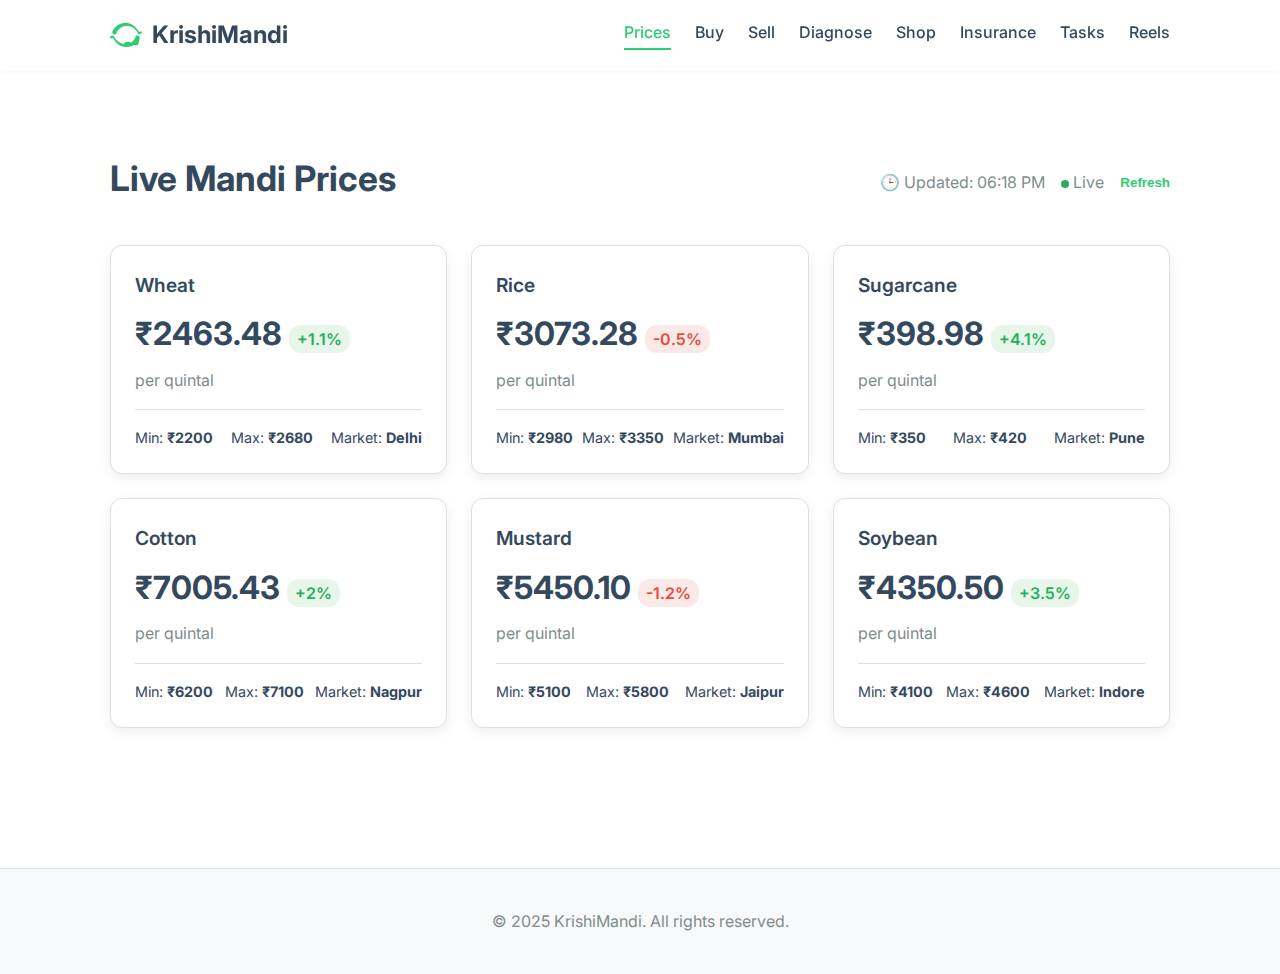
<file: prices.html>
<!DOCTYPE html>
<html lang="en">
<head>
    <meta charset="UTF-8">
    <meta name="viewport" content="width=device-width, initial-scale=1.0">
    <title>KrishiMandi - Live Mandi Prices</title>
    
    <link rel="stylesheet" href="style.css">
    <link rel="preconnect" href="https://fonts.googleapis.com">
    <link rel="preconnect" href="https://fonts.gstatic.com" crossorigin>
    <link href="https://fonts.googleapis.com/css2?family=Inter:wght@400;500;600;700&display=swap" rel="stylesheet">
</head>
<body>

    <header class="app-header">
        <div class="container">
            <a href="index.html" class="logo">
                <svg width="32" height="32" viewBox="0 0 24 24" fill="none" xmlns="http://www.w3.org/2000/svg"><path d="M21.58 9.55c-1.84-3.53-5.02-6.11-8.8-6.53-2.2-.25-4.44.2-6.39 1.28-1.95 1.08-3.51 2.76-4.48 4.79-.31.65-.21 1.41.24 1.95.45.54 1.2.75 1.86.54.66-.21 1.11-.82.9-1.48.79-1.67 2.06-3.03 3.65-3.87 1.59-.84 3.42-1.16 5.25-.9 3.03.43 5.61 2.5 6.96 5.11.39.75 1.22 1.13 2 .85.78-.28 1.25-1.08.97-1.85zM2.42 14.45c1.84 3.53 5.02 6.11 8.8 6.53 2.2.25 4.44-.2 6.39-1.28 1.95-1.08 3.51 2.76 4.48-4.79.31-.65.21-1.41-.24-1.95-.45-.54-1.2-.75-1.86-.54-.66-.21-1.11.82-.9 1.48-.79 1.67-2.06 3.03-3.65 3.87-1.59-.84-3.42-1.16-5.25.9-3.03-.43-5.61-2.5-6.96-5.11-.39-.75-1.22-1.13-2-.85-.78.28-1.25-1.08-.97 1.85z" fill="#2ECC71"></path></svg>
                <h1>KrishiMandi</h1>
            </a>
             <nav class="main-nav">
                <a href="prices.html" class="active">Prices</a>
                <a href="buy.html">Buy</a>
                <a href="sell.html">Sell</a>
                <a href="diagnose.html">Diagnose</a>
                <a href="shop.html">Shop</a>
                <a href="insurance.html">Insurance</a>
                <a href="tasks.html">Tasks</a>
                <a href="reels.html">Reels</a>
            </nav>
        </div>
    </header>

    <main>
        <section id="mandi-prices" class="app-section">
            <div class="container reveal">
                <div class="section-header">
                    <h3>Live Mandi Prices</h3>
                    <div class="header-meta">
                        <span id="price-timestamp">🕒 Updated: 06:18 PM</span>
                        <span><span class="live-dot"></span> Live</span>
                        <button id="refresh-prices-btn" class="btn-refresh">Refresh</button>
                    </div>
                </div>
                <div id="mandi-prices-grid" class="card-grid">
                    <!-- Price cards will be dynamically inserted here -->
                </div>
            </div>
        </section>
    </main>

    <div id="toast-container"></div>
    <footer class="app-footer">
        <div class="container">
            <p>&copy; 2025 KrishiMandi. All rights reserved.</p>
        </div>
    </footer>

    <script type="module">
        document.addEventListener('DOMContentLoaded', () => {
            function showToast(message, type = 'success') {
                const toastContainer = document.getElementById('toast-container');
                if (!toastContainer) {
                    const container = document.createElement('div');
                    container.id = 'toast-container';
                    document.body.appendChild(container);
                }
                const toast = document.createElement('div');
                toast.className = `toast ${type}`;
                toast.textContent = message;
                document.getElementById('toast-container').appendChild(toast);
                setTimeout(() => { toast.remove(); }, 5000);
            }

            const header = document.querySelector('.app-header');
            window.addEventListener('scroll', () => header.classList.toggle('scrolled', window.scrollY > 50));

            const observer = new IntersectionObserver((entries) => {
                entries.forEach(entry => {
                    if (entry.isIntersecting) entry.target.classList.add('visible');
                });
            }, { threshold: 0.1 });
            document.querySelectorAll('.reveal').forEach(el => observer.observe(el));

            const refreshPricesBtn = document.getElementById('refresh-prices-btn');
            const pricesGrid = document.getElementById('mandi-prices-grid');
            const priceTimestamp = document.getElementById('price-timestamp');

            const initialPrices = [
                { name: 'Wheat', price: 2463.48, change: 1.1, min: 2200, max: 2680, market: 'Delhi' },
                { name: 'Rice', price: 3073.28, change: -0.5, min: 2980, max: 3350, market: 'Mumbai' },
                { name: 'Sugarcane', price: 398.98, change: 4.1, min: 350, max: 420, market: 'Pune' },
                { name: 'Cotton', price: 7005.43, change: 2.0, min: 6200, max: 7100, market: 'Nagpur' },
                { name: 'Mustard', price: 5450.10, change: -1.2, min: 5100, max: 5800, market: 'Jaipur' },
                { name: 'Soybean', price: 4350.50, change: 3.5, min: 4100, max: 4600, market: 'Indore' },
            ];

            function renderPrices(priceData) {
                pricesGrid.innerHTML = '';
                priceData.forEach(item => {
                    const changeClass = item.change >= 0 ? 'positive' : 'negative';
                    const changeSign = item.change >= 0 ? '+' : '';
                    pricesGrid.innerHTML += `
                        <div class="card price-card">
                            <h4>${item.name}</h4>
                            <div class="price-value">₹${item.price.toFixed(2)} <span class="change ${changeClass}">${changeSign}${item.change}%</span></div>
                            <div class="price-meta">per quintal</div>
                            <div class="price-details">
                                <span>Min: <strong>₹${item.min}</strong></span>
                                <span>Max: <strong>₹${item.max}</strong></span>
                                <span>Market: <strong>${item.market}</strong></span>
                            </div>
                        </div>`;
                });
            }

            refreshPricesBtn.addEventListener('click', () => {
                pricesGrid.innerHTML = '<div class="loader"></div>';
                setTimeout(() => {
                    const newPrices = initialPrices.map(p => ({...p, price: p.price * (1 + (Math.random() - 0.5) * 0.1) }));
                    renderPrices(newPrices);
                    const now = new Date();
                    priceTimestamp.textContent = `🕒 Updated: ${now.toLocaleTimeString('en-US', { hour: '2-digit', minute:'2-digit' })}`;
                    showToast('Prices updated successfully!');
                }, 1500);
            });

            renderPrices(initialPrices);
        });
    </script>
</body>
</html>
</file>
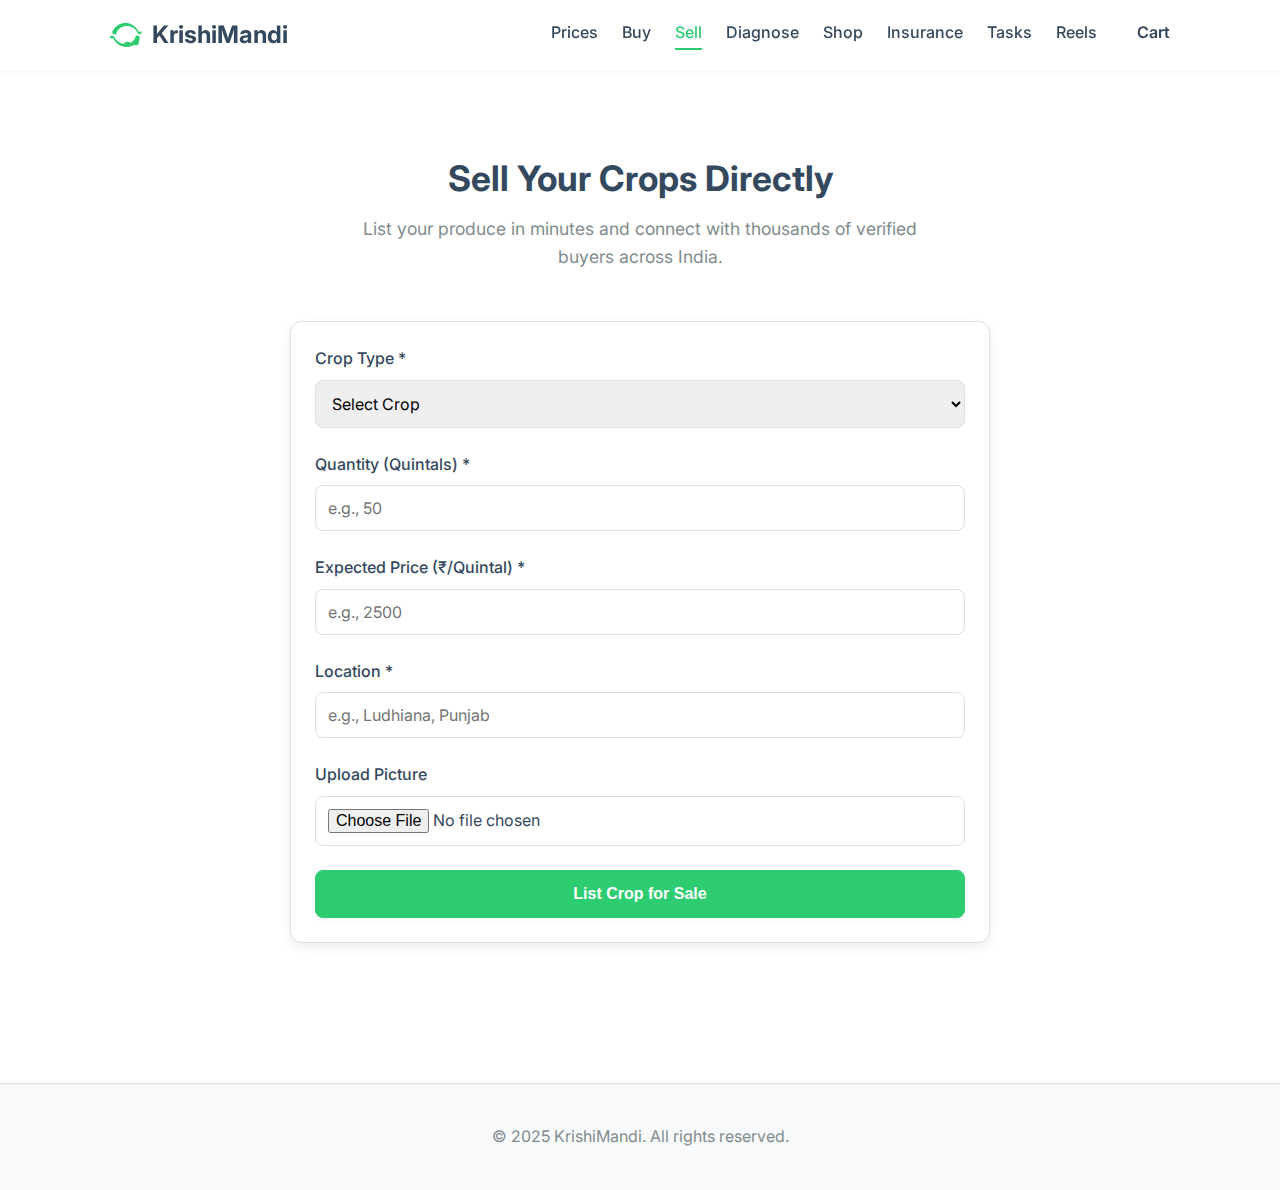
<file: sell.html>
<!DOCTYPE html>
<html lang="en">
<head>
    <meta charset="UTF-8">
    <meta name="viewport" content="width=device-width, initial-scale=1.0">
    <title>KrishiMandi - Sell Crops</title>
    <link rel="stylesheet" href="style.css">
    <link rel="preconnect" href="https://fonts.googleapis.com">
    <link rel="preconnect" href="https://fonts.gstatic.com" crossorigin>
    <link href="https://fonts.googleapis.com/css2?family=Inter:wght@400;500;600;700&display=swap" rel="stylesheet">
    <style>
        .mandi-price { background-color: #e8f5e9; color: #1b5e20; padding: 0.75rem; border-radius: 8px; margin-top: -0.5rem; margin-bottom: 1rem; text-align: center; }
    </style>
</head>
<body>

    <header class="app-header">
        <div class="container">
            <a href="index.html" class="logo">
                <svg width="32" height="32" viewBox="0 0 24 24" fill="none" xmlns="http://www.w3.org/2000/svg"><path d="M21.58 9.55c-1.84-3.53-5.02-6.11-8.8-6.53-2.2-.25-4.44.2-6.39 1.28-1.95 1.08-3.51 2.76-4.48 4.79-.31.65-.21 1.41.24 1.95.45.54 1.2.75 1.86.54.66-.21 1.11-.82.9-1.48.79-1.67 2.06-3.03 3.65-3.87 1.59-.84 3.42-1.16 5.25-.9 3.03.43 5.61 2.5 6.96 5.11.39.75 1.22 1.13 2 .85.78-.28 1.25-1.08.97-1.85zM2.42 14.45c1.84 3.53 5.02 6.11 8.8 6.53 2.2.25 4.44-.2 6.39-1.28 1.95-1.08 3.51 2.76 4.48-4.79.31-.65.21-1.41-.24-1.95-.45-.54-1.2-.75-1.86-.54-.66-.21-1.11.82-.9 1.48-.79 1.67-2.06 3.03-3.65 3.87-1.59-.84-3.42-1.16-5.25.9-3.03-.43-5.61-2.5-6.96-5.11-.39-.75-1.22-1.13-2-.85-.78.28-1.25-1.08-.97 1.85z" fill="#2ECC71"></path></svg>
                <h1>KrishiMandi</h1>
            </a>
             <nav class="main-nav">
                <a href="prices.html">Prices</a>
                <a href="buy.html">Buy</a>
                <a href="sell.html" class="active">Sell</a>
                <a href="diagnose.html">Diagnose</a>
                <a href="shop.html">Shop</a>
                <a href="insurance.html">Insurance</a>
                <a href="tasks.html">Tasks</a>
                <a href="reels.html">Reels</a>
                 <a href="cart.html" style="margin-left: 1rem; font-weight: 600;">Cart</a>
            </nav>
        </div>
    </header>

    <main>
        <section id="sell-crops" class="app-section">
            <div class="container reveal">
                <div class="section-header">
                    <h3>Sell Your Crops Directly</h3>
                    <p>List your produce in minutes and connect with thousands of verified buyers across India.</p>
                </div>
                <div class="card form-card">
                    <form id="sell-form" class="sell-form">
                        <div class="form-group">
                            <label for="crop-type">Crop Type *</label>
                            <select id="crop-type" required>
                                <option value="">Select Crop</option>
                                <option value="Wheat">Wheat</option>
                                <option value="Rice">Rice</option>
                                <option value="Cotton">Cotton</option>
                                <option value="Mustard">Mustard</option>
                                <option value="Sugarcane">Sugarcane</option>
                            </select>
                        </div>
                        <div id="mandi-price-ref" class="mandi-price" style="display: none;">
                            <p>Today's avg. Mandi price: <strong id="live-price"></strong></p>
                        </div>
                        <div class="form-group">
                            <label for="quantity">Quantity (Quintals) *</label>
                            <input type="number" id="quantity" placeholder="e.g., 50" required>
                        </div>
                        <div class="form-group">
                            <label for="price">Expected Price (₹/Quintal) *</label>
                            <input type="number" id="price" placeholder="e.g., 2500" required>
                        </div>
                        <div class="form-group">
                            <label for="location">Location *</label>
                            <input type="text" id="location" placeholder="e.g., Ludhiana, Punjab" required>
                        </div>
                        <div class="form-group">
                             <label for="crop-image">Upload Picture</label>
                             <input type="file" id="crop-image" accept="image/*">
                        </div>
                        <button type="submit" class="btn btn-primary btn-full">List Crop for Sale</button>
                    </form>
                </div>
            </div>
        </section>
    </main>
    
    <div id="toast-container"></div>
    <footer class="app-footer">
        <div class="container"><p>&copy; 2025 KrishiMandi. All rights reserved.</p></div>
    </footer>

    <script type="module">
        document.addEventListener('DOMContentLoaded', () => {
            function showToast(message, type = 'success') {
                const toastContainer = document.getElementById('toast-container');
                const toast = document.createElement('div');
                toast.className = `toast ${type}`;
                toast.textContent = message;
                toastContainer.appendChild(toast);
                setTimeout(() => { toast.remove(); }, 3000);
            }

            const header = document.querySelector('.app-header');
            window.addEventListener('scroll', () => header.classList.toggle('scrolled', window.scrollY > 50));
            document.querySelectorAll('.reveal').forEach(el => new IntersectionObserver(e => e[0].isIntersecting && e[0].target.classList.add('visible'), { threshold: 0.1 }).observe(el));

            const cropTypeSelect = document.getElementById('crop-type');
            const mandiPriceRef = document.getElementById('mandi-price-ref');
            const livePriceEl = document.getElementById('live-price');
            const mandiPrices = { "Wheat": 2450, "Rice": 3150, "Cotton": 7100, "Mustard": 5400, "Sugarcane": 350 };
            cropTypeSelect.addEventListener('change', (e) => {
                const selectedCrop = e.target.value;
                if (selectedCrop && mandiPrices[selectedCrop]) {
                    livePriceEl.textContent = `₹${mandiPrices[selectedCrop]}/qt`;
                    mandiPriceRef.style.display = 'block';
                } else {
                    mandiPriceRef.style.display = 'none';
                }
            });

            const sellForm = document.getElementById('sell-form');
            sellForm.addEventListener('submit', (e) => {
                e.preventDefault();
                const existingListings = JSON.parse(localStorage.getItem('userCropListings')) || [];
                const newListing = {
                    name: document.getElementById('crop-type').value,
                    price: parseInt(document.getElementById('price').value),
                    grade: "A", type: "Fresh Harvest",
                    available: parseInt(document.getElementById('quantity').value),
                    location: document.getElementById('location').value,
                    img: "https://images.unsplash.com/photo-1599548380381-22906b325b34?q=80&w=600&auto=format&fit=crop"
                };
                existingListings.push(newListing);
                localStorage.setItem('userCropListings', JSON.stringify(existingListings));
                showToast(`Your ${newListing.name} listing is live!`);
                sellForm.reset();
                mandiPriceRef.style.display = 'none';
            });
        });
    </script>
</body>
</html>
</file>
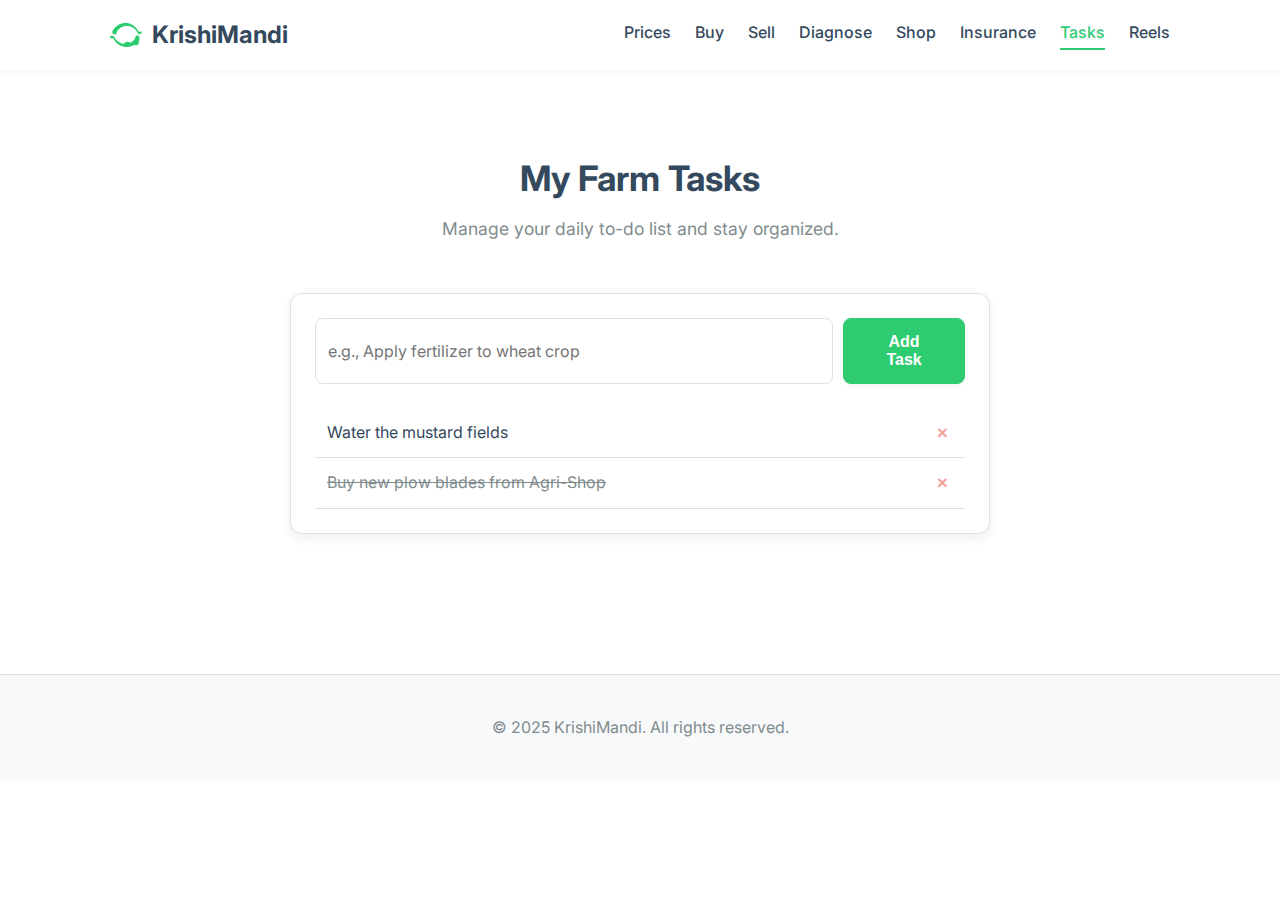
<file: tasks.html>
<!DOCTYPE html>
<html lang="en">
<head>
    <meta charset="UTF-8">
    <meta name="viewport" content="width=device-width, initial-scale=1.0">
    <title>KrishiMandi - Buy Crops</title>
    <link rel="stylesheet" href="style.css">
    <link rel="preconnect" href="https://fonts.googleapis.com">
    <link rel="preconnect" href="https://fonts.gstatic.com" crossorigin>
    <link href="https://fonts.googleapis.com/css2?family=Inter:wght@400;500;600;700&display=swap" rel="stylesheet">
</head>
<body>


    <style>
        /* CSS Variables & Base Styles */
        :root {
            --primary-color: #2ECC71;
            --primary-hover: #27ae60;
            --secondary-color: #ecf0f1;
            --text-color: #34495e;
            --light-text: #7f8c8d;
            --bg-color: #ffffff;
            --alt-bg-color: #f8f9fa;
            --border-color: #e0e0e0;
            --card-shadow: 0 4px 12px rgba(0,0,0,0.07);
            --positive-color: #27ae60;
            --negative-color: #e74c3c;
            --font-family: 'Inter', sans-serif;
        }

        *, *::before, *::after {
            box-sizing: border-box;
            margin: 0;
            padding: 0;
        }

        html {
            scroll-behavior: smooth;
        }

        body {
            font-family: var(--font-family);
            color: var(--text-color);
            background-color: var(--bg-color);
            line-height: 1.6;
            -webkit-font-smoothing: antialiased;
            -moz-osx-font-smoothing: grayscale;
        }

        .container {
            max-width: 1100px;
            margin: 0 auto;
            padding: 0 20px;
        }

        /* Header */
        .app-header {
            background: var(--bg-color);
            box-shadow: 0 2px 4px rgba(0,0,0,0.04);
            padding: 1rem 0;
            position: sticky;
            top: 0;
            z-index: 1000;
            transition: box-shadow 0.3s ease;
        }

        .app-header.scrolled {
             box-shadow: 0 4px 8px rgba(0,0,0,0.06);
        }

        .app-header .container {
            display: flex;
            justify-content: space-between;
            align-items: center;
        }

        .logo {
            display: flex;
            align-items: center;
            gap: 10px;
            text-decoration: none;
        }

        .logo h1 {
            font-size: 1.5rem;
            font-weight: 700;
            color: var(--text-color);
        }

        .main-nav {
            display: flex;
            gap: 1.5rem;
        }

        .main-nav a {
            text-decoration: none;
            color: var(--text-color);
            font-weight: 500;
            transition: color 0.2s ease-in-out;
            position: relative;
            padding-bottom: 4px;
        }

        .main-nav a::after {
            content: '';
            position: absolute;
            bottom: 0;
            left: 0;
            width: 0;
            height: 2px;
            background-color: var(--primary-color);
            transition: width 0.3s ease;
        }

        .main-nav a:hover, .main-nav a.active { color: var(--primary-color); }
        .main-nav a:hover::after, .main-nav a.active::after { width: 100%; }
        
        /* General Section Styling */
        .app-section { padding: 80px 0; }
        .section-header { text-align: center; margin-bottom: 50px; }
        .section-header h3 { font-size: 2.2rem; font-weight: 700; margin-bottom: 0.5rem; }
        .section-header p { color: var(--light-text); font-size: 1.1rem; max-width: 600px; margin: 0 auto; }
        
        /* Card */
        .card {
            background: var(--bg-color);
            border: 1px solid var(--border-color);
            border-radius: 12px;
            padding: 24px;
            box-shadow: var(--card-shadow);
        }
        
        /* Forms */
        .form-card { max-width: 700px; margin: 0 auto; }
        .form-group { margin-bottom: 1.5rem; }
        label { display: block; margin-bottom: 0.5rem; font-weight: 500; }
        input, select, textarea {
            width: 100%;
            padding: 12px;
            border: 1px solid var(--border-color);
            border-radius: 8px;
            font-size: 1rem;
            font-family: var(--font-family);
            transition: border-color 0.2s, box-shadow 0.2s;
        }
        input:focus, select:focus, textarea:focus {
            outline: none;
            border-color: var(--primary-color);
            box-shadow: 0 0 0 3px rgba(46, 204, 113, 0.2);
        }
        
        /* Buttons */
        .btn {
            padding: 14px 32px;
            border: 1px solid transparent;
            border-radius: 8px;
            font-size: 1rem;
            font-weight: 600;
            cursor: pointer;
            transition: all 0.2s ease-in-out;
            text-decoration: none;
            display: inline-block;
            text-align: center;
            box-shadow: 0 2px 4px rgba(0,0,0,0.05);
        }
        .btn:hover {
            transform: translateY(-3px);
            box-shadow: 0 6px 12px rgba(0,0,0,0.1);
        }
        .btn-primary { background-color: var(--primary-color); color: white; border-color: var(--primary-color); }
        .btn-primary:hover { background-color: var(--primary-hover); border-color: var(--primary-hover); }

        /* Task List */
        .task-form { display: flex; gap: 10px; margin-bottom: 1.5rem; }
        .task-form input { flex-grow: 1; }
        .task-list { list-style: none; }
        .task-list li { display: flex; justify-content: space-between; align-items: center; padding: 12px; border-bottom: 1px solid var(--border-color); cursor: pointer; transition: background-color 0.2s; }
        .task-list li:hover { background-color: #f8f9fa; }
        .task-list li.completed span { text-decoration: line-through; color: var(--light-text); }
        .delete-btn { background: none; border: none; color: var(--negative-color); font-size: 1.2rem; font-weight: bold; cursor: pointer; padding: 0 5px; opacity: 0.5; transition: opacity 0.2s; }
        .task-list li:hover .delete-btn { opacity: 1; }

        /* Toast Notifications */
        #toast-container { position: fixed; bottom: 20px; right: 20px; z-index: 2000; display: flex; flex-direction: column; gap: 10px; }
        .toast { padding: 15px 20px; border-radius: 8px; color: white; font-weight: 500; box-shadow: 0 4px 10px rgba(0,0,0,0.1); opacity: 0; transform: translateX(100%); animation: slideIn 0.5s forwards, slideOut 0.5s 4.5s forwards; }
        .toast.success { background-color: var(--primary-color); }
        .toast.error { background-color: var(--negative-color); }
        @keyframes slideIn { to { opacity: 1; transform: translateX(0); } }
        @keyframes slideOut { from { opacity: 1; transform: translateX(0); } to { opacity: 0; transform: translateX(100%); } }

        /* Footer */
        .app-footer { background: var(--alt-bg-color); padding: 40px 0; text-align: center; color: var(--light-text); border-top: 1px solid var(--border-color); margin-top: 60px; }

        /* Animations on Scroll */
        .reveal { opacity: 0; transform: translateY(30px); transition: opacity 0.8s cubic-bezier(0.5, 0, 0, 1), transform 0.8s cubic-bezier(0.5, 0, 0, 1); }
        .reveal.visible { opacity: 1; transform: translateY(0); }

        /* Responsive */
        @media (max-width: 768px) {
            .main-nav { display: none; }
        }
    </style>
</head>
<body>

    <header class="app-header">
        <div class="container">
            <a href="index.html" class="logo">
                <svg width="32" height="32" viewBox="0 0 24 24" fill="none" xmlns="http://www.w3.org/2000/svg"><path d="M21.58 9.55c-1.84-3.53-5.02-6.11-8.8-6.53-2.2-.25-4.44.2-6.39 1.28-1.95 1.08-3.51 2.76-4.48 4.79-.31.65-.21 1.41.24 1.95.45.54 1.2.75 1.86.54.66-.21 1.11-.82.9-1.48.79-1.67 2.06-3.03 3.65-3.87 1.59-.84 3.42-1.16 5.25-.9 3.03.43 5.61 2.5 6.96 5.11.39.75 1.22 1.13 2 .85.78-.28 1.25-1.08.97-1.85zM2.42 14.45c1.84 3.53 5.02 6.11 8.8 6.53 2.2.25 4.44-.2 6.39-1.28 1.95-1.08 3.51 2.76 4.48-4.79.31-.65-.21-1.41-.24-1.95-.45-.54-1.2-.75-1.86-.54-.66-.21-1.11.82-.9 1.48-.79 1.67-2.06 3.03-3.65 3.87-1.59-.84-3.42-1.16-5.25.9-3.03-.43-5.61-2.5-6.96-5.11-.39-.75-1.22-1.13-2-.85-.78.28-1.25-1.08-.97 1.85z" fill="#2ECC71"></path></svg>
                <h1>KrishiMandi</h1>
            </a>
             <nav class="main-nav">
                <a href="prices.html">Prices</a>
                <a href="buy.html">Buy</a>
                <a href="sell.html">Sell</a>
                <a href="diagnose.html">Diagnose</a>
                <a href="shop.html">Shop</a>
                <a href="insurance.html">Insurance</a>
                <a href="tasks.html" class="active">Tasks</a>
                <a href="reels.html">Reels</a>
            </nav>
        </div>
    </header>

    <main>
        <!-- My Farm Tasks -->
        <section id="farm-tasks" class="app-section">
            <div class="container reveal">
                <div class="section-header">
                    <h3>My Farm Tasks</h3>
                    <p>Manage your daily to-do list and stay organized.</p>
                </div>
                <div class="card form-card">
                    <form id="task-form" class="task-form">
                         <input type="text" id="task-input" placeholder="e.g., Apply fertilizer to wheat crop" required>
                         <button type="submit" class="btn btn-primary">Add Task</button>
                    </form>
                    <ul id="task-list" class="task-list">
                        <!-- Default tasks -->
                        <li><span>Water the mustard fields</span> <button class="delete-btn">×</button></li>
                        <li class="completed"><span>Buy new plow blades from Agri-Shop</span> <button class="delete-btn">×</button></li>
                    </ul>
                </div>
            </div>
        </section>
    </main>
    
    <div id="toast-container"></div>
    <footer class="app-footer">
        <div class="container">
            <p>&copy; 2025 KrishiMandi. All rights reserved.</p>
        </div>
    </footer>

    <script>
        document.addEventListener('DOMContentLoaded', () => {
            // --- Toast Notification Function ---
            function showToast(message, type = 'success') {
                // Ensure toast container exists
                let toastContainer = document.getElementById('toast-container');
                if (!toastContainer) {
                    toastContainer = document.createElement('div');
                    toastContainer.id = 'toast-container';
                    document.body.appendChild(toastContainer);
                }
                const toast = document.createElement('div');
                toast.className = `toast ${type}`;
                toast.textContent = message;
                toastContainer.appendChild(toast);
                // Remove toast after 5 seconds
                setTimeout(() => { toast.remove(); }, 5000);
            }

            // --- Header Scroll Effect ---
            const header = document.querySelector('.app-header');
            window.addEventListener('scroll', () => {
                header.classList.toggle('scrolled', window.scrollY > 50);
            });

            // --- Scroll Animations ---
            const observer = new IntersectionObserver((entries) => {
                entries.forEach(entry => {
                    if (entry.isIntersecting) {
                        entry.target.classList.add('visible');
                    }
                });
            }, { threshold: 0.1 });
            document.querySelectorAll('.reveal').forEach(el => observer.observe(el));

            // --- Task List Functionality ---
            const taskForm = document.getElementById('task-form');
            const taskInput = document.getElementById('task-input');
            const taskList = document.getElementById('task-list');

            function setupTaskItem(li) {
                // Toggle completion on click
                const taskSpan = li.querySelector('span');
                if(taskSpan){
                    taskSpan.addEventListener('click', () => {
                        li.classList.toggle('completed');
                    });
                }
                
                // Handle delete button
                const deleteBtn = li.querySelector('.delete-btn');
                if(deleteBtn){
                    deleteBtn.addEventListener('click', (e) => {
                        e.stopPropagation(); // Prevent li click event
                        li.remove();
                        showToast('Task removed.');
                    });
                }
            }

            // Handle form submission to add new tasks
            taskForm.addEventListener('submit', (e) => {
                e.preventDefault();
                const taskText = taskInput.value.trim();
                if (taskText) {
                    const li = document.createElement('li');
                    li.innerHTML = `<span>${taskText}</span> <button class="delete-btn">×</button>`;
                    setupTaskItem(li);
                    taskList.appendChild(li);
                    taskInput.value = '';
                    showToast('Task added!', 'success');
                } else {
                    showToast('Task cannot be empty.', 'error');
                }
            });

            // Set up event listeners for the pre-existing tasks
            document.querySelectorAll('#task-list li').forEach(setupTaskItem);
        });
    </script>
</body>
</html>
</file>
<file: style.css>
/* CSS Variables & Base Styles */
:root {
    --primary-color: #2ECC71;
    --primary-hover: #27ae60;
    --secondary-color: #ecf0f1;
    --text-color: #34495e;
    --light-text: #7f8c8d;
    --bg-color: #ffffff;
    --alt-bg-color: #f8f9fa;
    --border-color: #e0e0e0;
    --card-shadow: 0 4px 12px rgba(0,0,0,0.07);
    --positive-color: #27ae60;
    --negative-color: #e74c3c;
    --font-family: 'Inter', sans-serif;
}

*, *::before, *::after {
    box-sizing: border-box;
    margin: 0;
    padding: 0;
}

html {
    scroll-behavior: smooth;
}

body {
    font-family: var(--font-family);
    color: var(--text-color);
    background-color: var(--bg-color);
    line-height: 1.6;
    -webkit-font-smoothing: antialiased;
    -moz-osx-font-smoothing: grayscale;
}

.container {
    max-width: 1100px;
    margin: 0 auto;
    padding: 0 20px;
}

/* Header */
.app-header {
    background: var(--bg-color);
    box-shadow: 0 2px 4px rgba(0,0,0,0.04);
    padding: 1rem 0;
    position: sticky;
    top: 0;
    z-index: 1000;
    transition: box-shadow 0.3s ease;
}

.app-header.scrolled {
     box-shadow: 0 4px 8px rgba(0,0,0,0.06);
}

.app-header .container {
    display: flex;
    justify-content: space-between;
    align-items: center;
}

.logo {
    display: flex;
    align-items: center;
    gap: 10px;
    text-decoration: none;
}

.logo h1 {
    font-size: 1.5rem;
    font-weight: 700;
    color: var(--text-color);
}

.main-nav {
    display: flex;
    gap: 1.5rem;
}

.main-nav a {
    text-decoration: none;
    color: var(--text-color);
    font-weight: 500;
    transition: color 0.2s ease-in-out;
    position: relative;
    padding-bottom: 4px;
}

.main-nav a::after {
    content: '';
    position: absolute;
    bottom: 0;
    left: 0;
    width: 0;
    height: 2px;
    background-color: var(--primary-color);
    transition: width 0.3s ease;
}

.main-nav a:hover, .main-nav a.active { color: var(--primary-color); }
.main-nav a:hover::after, .main-nav a.active::after { width: 100%; }

/* Rich Hero Section */
.hero-section {
    background: linear-gradient(135deg, #e8f5e9 0%, #ffffff 100%);
    text-align: center;
    padding: 100px 0;
    min-height: 450px;
    display: flex;
    align-items: center;
    justify-content: center;
}

.hero-section h2 {
    font-size: 3.2rem;
    font-weight: 700;
    margin-bottom: 1rem;
    color: #2c3e50;
}

.hero-section p {
    font-size: 1.2rem;
    color: var(--light-text);
    max-width: 600px;
    margin: 0 auto 2.5rem auto;
}

.hero-buttons {
    display: flex;
    gap: 1rem;
    justify-content: center;
}

/* Rich Buttons */
.btn {
    padding: 14px 32px;
    border: 1px solid transparent;
    border-radius: 8px;
    font-size: 1rem;
    font-weight: 600;
    cursor: pointer;
    transition: all 0.2s ease-in-out;
    text-decoration: none;
    display: inline-block;
    text-align: center;
    box-shadow: 0 2px 4px rgba(0,0,0,0.05);
}

.btn:hover {
    transform: translateY(-3px);
    box-shadow: 0 6px 12px rgba(0,0,0,0.1);
}

.btn-primary { 
    background-color: var(--primary-color); 
    color: white; 
    border-color: var(--primary-color);
}
.btn-primary:hover { background-color: var(--primary-hover); border-color: var(--primary-hover); }
.btn-primary:disabled { background-color: #95a5a6; cursor: not-allowed; transform: none; box-shadow: none; }
.btn-secondary { background-color: var(--bg-color); color: var(--text-color); border: 1px solid var(--border-color); }
.btn-secondary:hover { background-color: var(--secondary-color); }
.btn-secondary:disabled { background-color: var(--secondary-color); color: var(--light-text); cursor: not-allowed; transform: none; box-shadow: none; }
.btn-full { width: 100%; }

/* General Section Styling */
.app-section { padding: 80px 0; }
.alt-bg { background-color: var(--alt-bg-color); }
.section-header { text-align: center; margin-bottom: 50px; }
.section-header h3 { font-size: 2.2rem; font-weight: 700; margin-bottom: 0.5rem; }
.section-header p { color: var(--light-text); font-size: 1.1rem; max-width: 600px; margin: 0 auto; }

/* Rich Card */
.card {
    background: var(--bg-color);
    border: 1px solid var(--border-color);
    border-radius: 12px;
    padding: 24px;
    box-shadow: var(--card-shadow);
    display: flex;
    flex-direction: column;
    transition: transform 0.3s ease, box-shadow 0.3s ease;
}
.card:hover {
    transform: translateY(-5px);
    box-shadow: 0 8px 20px rgba(0,0,0,0.08);
}
.card-grid {
    display: grid;
    grid-template-columns: repeat(auto-fit, minmax(280px, 1fr));
    gap: 24px;
}

/* Rich Feature Card (Homepage) */
.feature-card {
    text-align: center;
    padding: 30px 20px;
}
.feature-card .icon {
    display: inline-flex;
    align-items: center;
    justify-content: center;
    background-color: #e8f5e9;
    color: var(--primary-color);
    width: 70px;
    height: 70px;
    border-radius: 50%;
    margin-bottom: 1.5rem;
    transition: transform 0.3s ease, background-color 0.3s ease;
}
.feature-card:hover .icon {
    transform: scale(1.1) rotate(10deg);
    background-color: var(--primary-color);
    color: white;
}
.feature-card h4 {
    font-size: 1.3rem;
    margin-bottom: 0.5rem;
}
.feature-card p {
    color: var(--light-text);
    font-size: 1rem;
    margin-bottom: 1.5rem;
    flex-grow: 1;
}
.feature-card .btn {
    margin-top: auto;
}

/* Mandi Prices */
#mandi-prices .section-header {
    display: flex;
    justify-content: space-between;
    align-items: center;
    text-align: left;
    margin-bottom: 30px;
}
#mandi-prices .header-meta { display: flex; align-items: center; gap: 1rem; color: var(--light-text); }
.live-dot { display: inline-block; width: 8px; height: 8px; background-color: var(--positive-color); border-radius: 50%; animation: pulse 1.5s infinite; }
@keyframes pulse { 0% { box-shadow: 0 0 0 0 rgba(39, 174, 96, 0.7); } 70% { box-shadow: 0 0 0 10px rgba(39, 174, 96, 0); } 100% { box-shadow: 0 0 0 0 rgba(39, 174, 96, 0); } }
.btn-refresh { background: none; border: none; font-weight: 600; color: var(--primary-color); cursor: pointer; }
.price-card h4 { font-weight: 600; font-size: 1.2rem; }
.price-card .price-value { font-size: 2rem; font-weight: 700; margin: 0.5rem 0; }
.price-card .change { font-size: 1rem; font-weight: 600; padding: 4px 8px; border-radius: 12px; }
.price-card .change.positive { background-color: #e8f5e9; color: var(--positive-color); }
.price-card .change.negative { background-color: #fbe9e7; color: var(--negative-color); }
.price-card .price-meta { color: var(--light-text); }
.price-card .price-details { margin-top: 1rem; padding-top: 1rem; border-top: 1px solid var(--border-color); display: flex; justify-content: space-between; font-size: 0.9rem; }

/* Forms */
.form-card { max-width: 700px; margin: 0 auto; }
.form-group { margin-bottom: 1.5rem; }
label { display: block; margin-bottom: 0.5rem; font-weight: 500; }
input, select, textarea {
    width: 100%;
    padding: 12px;
    border: 1px solid var(--border-color);
    border-radius: 8px;
    font-size: 1rem;
    font-family: var(--font-family);
    transition: border-color 0.2s, box-shadow 0.2s;
}
input:focus, select:focus, textarea:focus {
    outline: none;
    border-color: var(--primary-color);
    box-shadow: 0 0 0 3px rgba(46, 204, 113, 0.2);
}

/* Marketplace */
.crop-listing-card img { width: 100%; height: 180px; object-fit: cover; border-radius: 8px; margin-bottom: 1rem; }
.listing-details { flex-grow: 1; display: flex; flex-direction: column; }
.listing-header { display: flex; justify-content: space-between; align-items: center; margin-bottom: 0.5rem; }
.listing-header h5 { font-size: 1.2rem; }
.listing-header .price { font-size: 1.1rem; font-weight: 700; color: var(--primary-color); }
.listing-meta { color: var(--light-text); font-size: 0.9rem; margin-bottom: 1rem; }
.crop-listing-card .btn { margin-top: 1rem; }

/* AI Disease Detection */
.analysis-results-card .placeholder { text-align: center; padding: 40px; color: var(--light-text); }
.analysis-results-card .placeholder svg { margin-bottom: 1rem; }
.analysis-content { display: grid; grid-template-columns: 150px 1fr; gap: 20px; align-items: start; }
.analysis-image { width: 150px; height: 150px; object-fit: cover; border-radius: 8px; }
.analysis-details h5 { font-size: 1.2rem; margin-bottom: 0.5rem; margin-top: 1rem; }
.analysis-details p, .analysis-details li { margin-bottom: 0.5rem; }
.analysis-details ul { list-style-position: inside; padding-left: 0; }
.loader { border: 4px solid #f3f3f3; border-top: 4px solid var(--primary-color); border-radius: 50%; width: 40px; height: 40px; animation: spin 1s linear infinite; margin: 20px auto; }
@keyframes spin { 0% { transform: rotate(0deg); } 100% { transform: rotate(360deg); } }

/* Agri-Shop */
.shop-filters { display: flex; gap: 20px; margin-bottom: 30px; flex-wrap: wrap; }
.shop-filters .form-group { flex: 1; min-width: 250px; }
.product-card img { width: 100%; height: 180px; object-fit: contain; margin-bottom: 1rem; }
.product-card .listing-details { text-align: center; }
.product-card .price { font-size: 1.4rem; font-weight: 700; margin: 0.5rem 0 1rem 0; display: block; }
.product-card .btn { margin-top: auto; }

/* Task List */
.task-list { list-style: none; }
.task-list li { display: flex; justify-content: space-between; align-items: center; padding: 12px; border-bottom: 1px solid var(--border-color); cursor: pointer; transition: background-color 0.2s; }
.task-list li:hover { background-color: #f8f9fa; }
.task-list li.completed span { text-decoration: line-through; color: var(--light-text); }
.delete-btn { background: none; border: none; color: var(--negative-color); font-size: 1.2rem; font-weight: bold; cursor: pointer; padding: 0 5px; opacity: 0.5; transition: opacity 0.2s; }
.task-list li:hover .delete-btn { opacity: 1; }

/* Reels */
.reels-grid { display: grid; grid-template-columns: repeat(auto-fit, minmax(280px, 1fr)); gap: 24px; }
.reel-card { position: relative; border-radius: 12px; overflow: hidden; height: 450px; cursor: pointer; box-shadow: 0 4px 10px rgba(0,0,0,0.1); transition: transform 0.3s ease, box-shadow 0.3s ease; }
.reel-card:hover { transform: scale(1.03); box-shadow: 0 8px 20px rgba(0,0,0,0.15); }
.reel-card video { width: 100%; height: 100%; object-fit: cover; }
.reel-info { position: absolute; bottom: 0; left: 0; right: 0; padding: 1.5rem 1rem; color: white; font-weight: 600; font-size: 1.1rem; background: linear-gradient(to top, rgba(0,0,0,0.8), transparent); }

/* Toast Notifications */
#toast-container { position: fixed; bottom: 20px; right: 20px; z-index: 2000; display: flex; flex-direction: column; gap: 10px; }
.toast { padding: 15px 20px; border-radius: 8px; color: white; font-weight: 500; box-shadow: 0 4px 10px rgba(0,0,0,0.1); opacity: 0; transform: translateX(100%); animation: slideIn 0.5s forwards, slideOut 0.5s 4.5s forwards; }
.toast.success { background-color: var(--primary-color); }
.toast.error { background-color: var(--negative-color); }
@keyframes slideIn { to { opacity: 1; transform: translateX(0); } }
@keyframes slideOut { from { opacity: 1; transform: translateX(0); } to { opacity: 0; transform: translateX(100%); } }

/* Footer */
.app-footer { background: var(--alt-bg-color); padding: 40px 0; text-align: center; color: var(--light-text); border-top: 1px solid var(--border-color); margin-top: 60px; }

/* Animations on Scroll */
.reveal { opacity: 0; transform: translateY(30px); transition: opacity 0.8s cubic-bezier(0.5, 0, 0, 1), transform 0.8s cubic-bezier(0.5, 0, 0, 1); }
.reveal.visible { opacity: 1; transform: translateY(0); }

/* Responsive */
@media (max-width: 768px) {
    .main-nav { display: none; }
    .hero-section h2 { font-size: 2.2rem; }
    #mandi-prices .section-header { flex-direction: column; align-items: flex-start; gap: 10px; }
    .analysis-content { grid-template-columns: 1fr; text-align: center; }
    .analysis-image { margin: 0 auto 1rem auto; }
    .shop-filters { flex-direction: column; }
}
</file>
